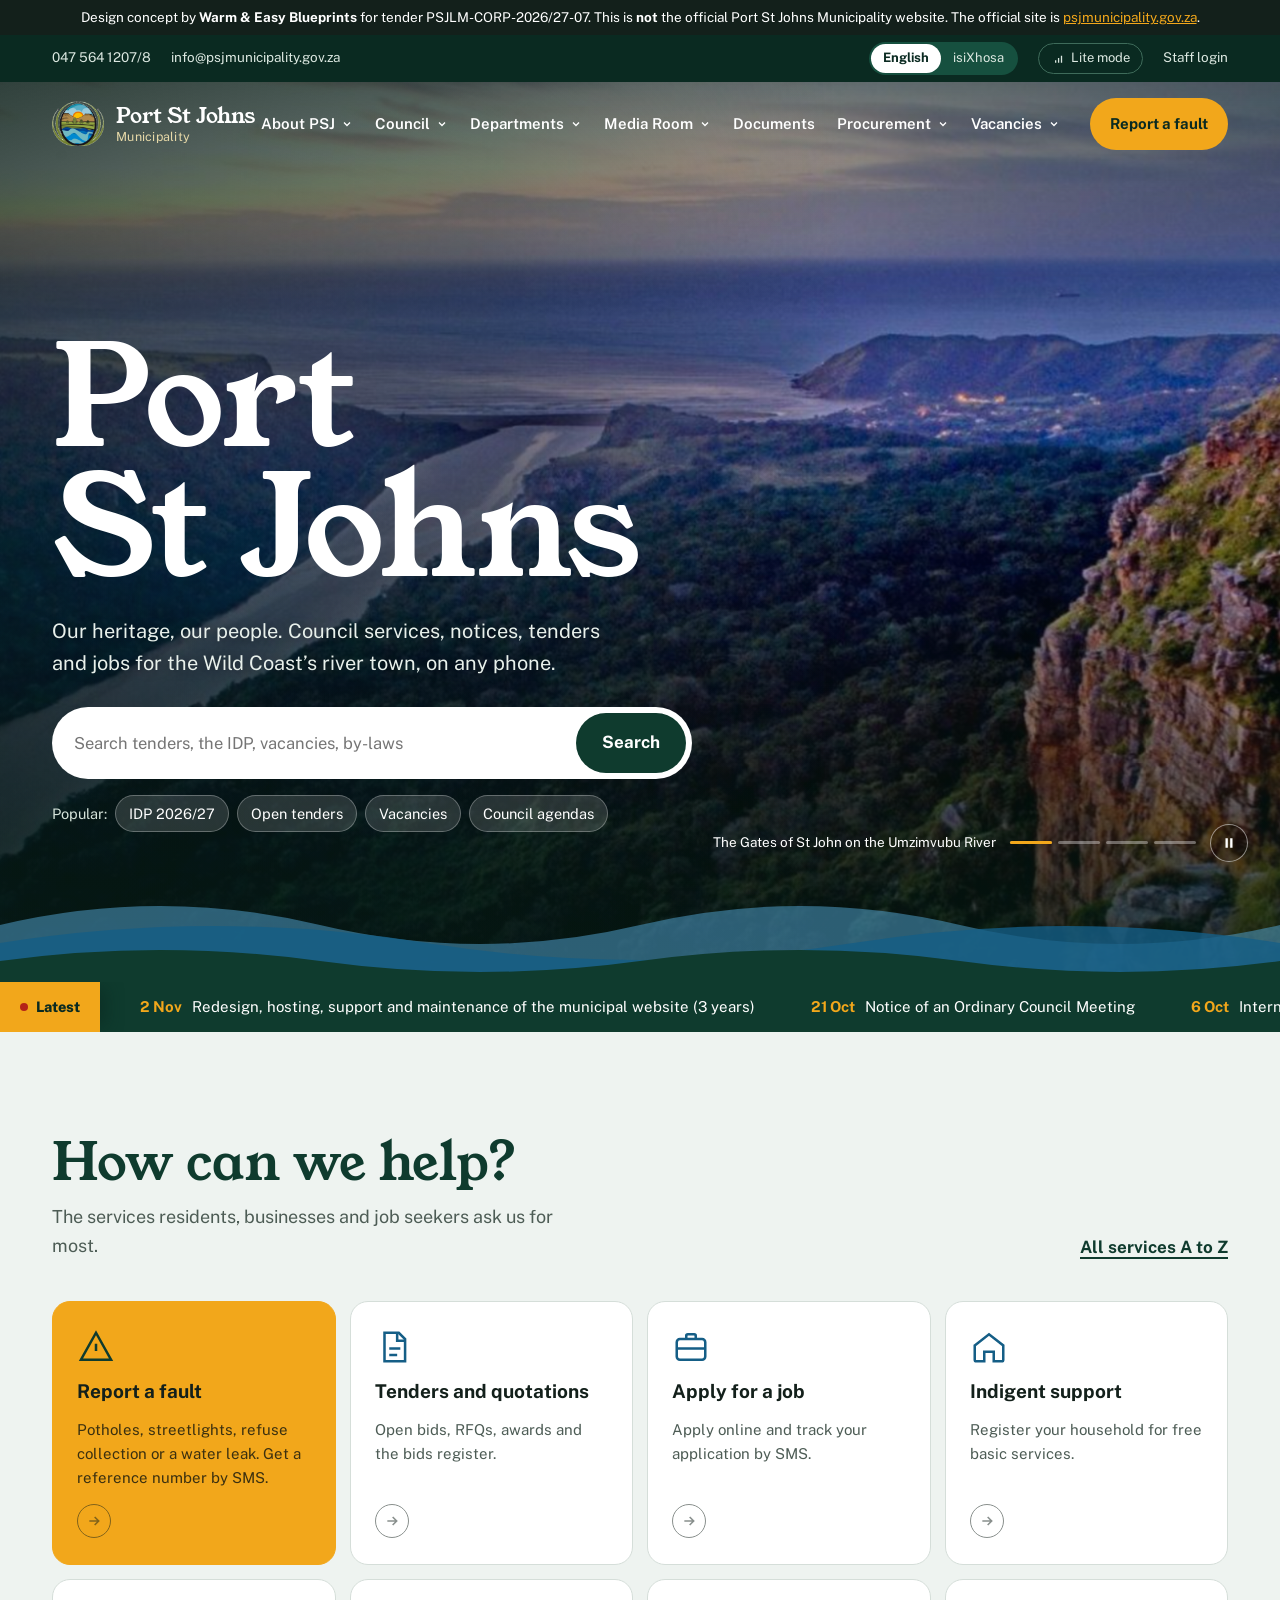
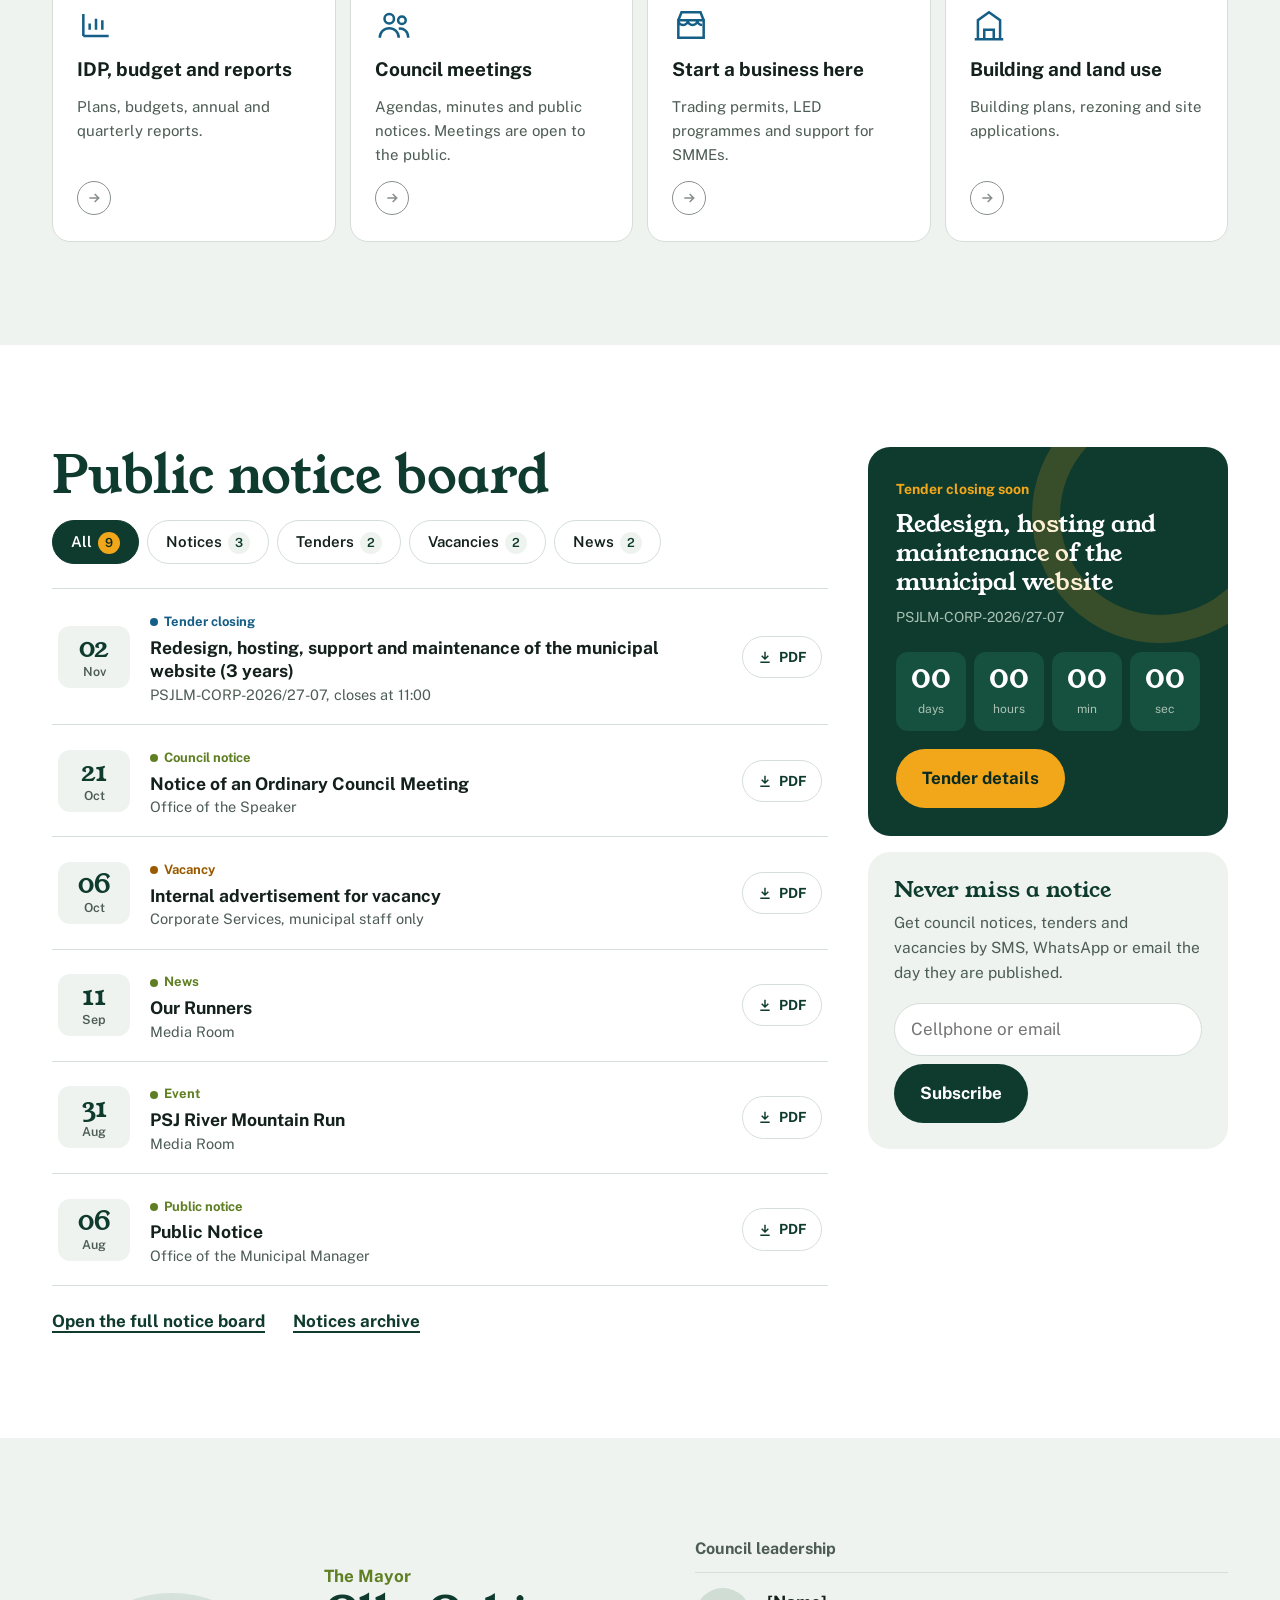
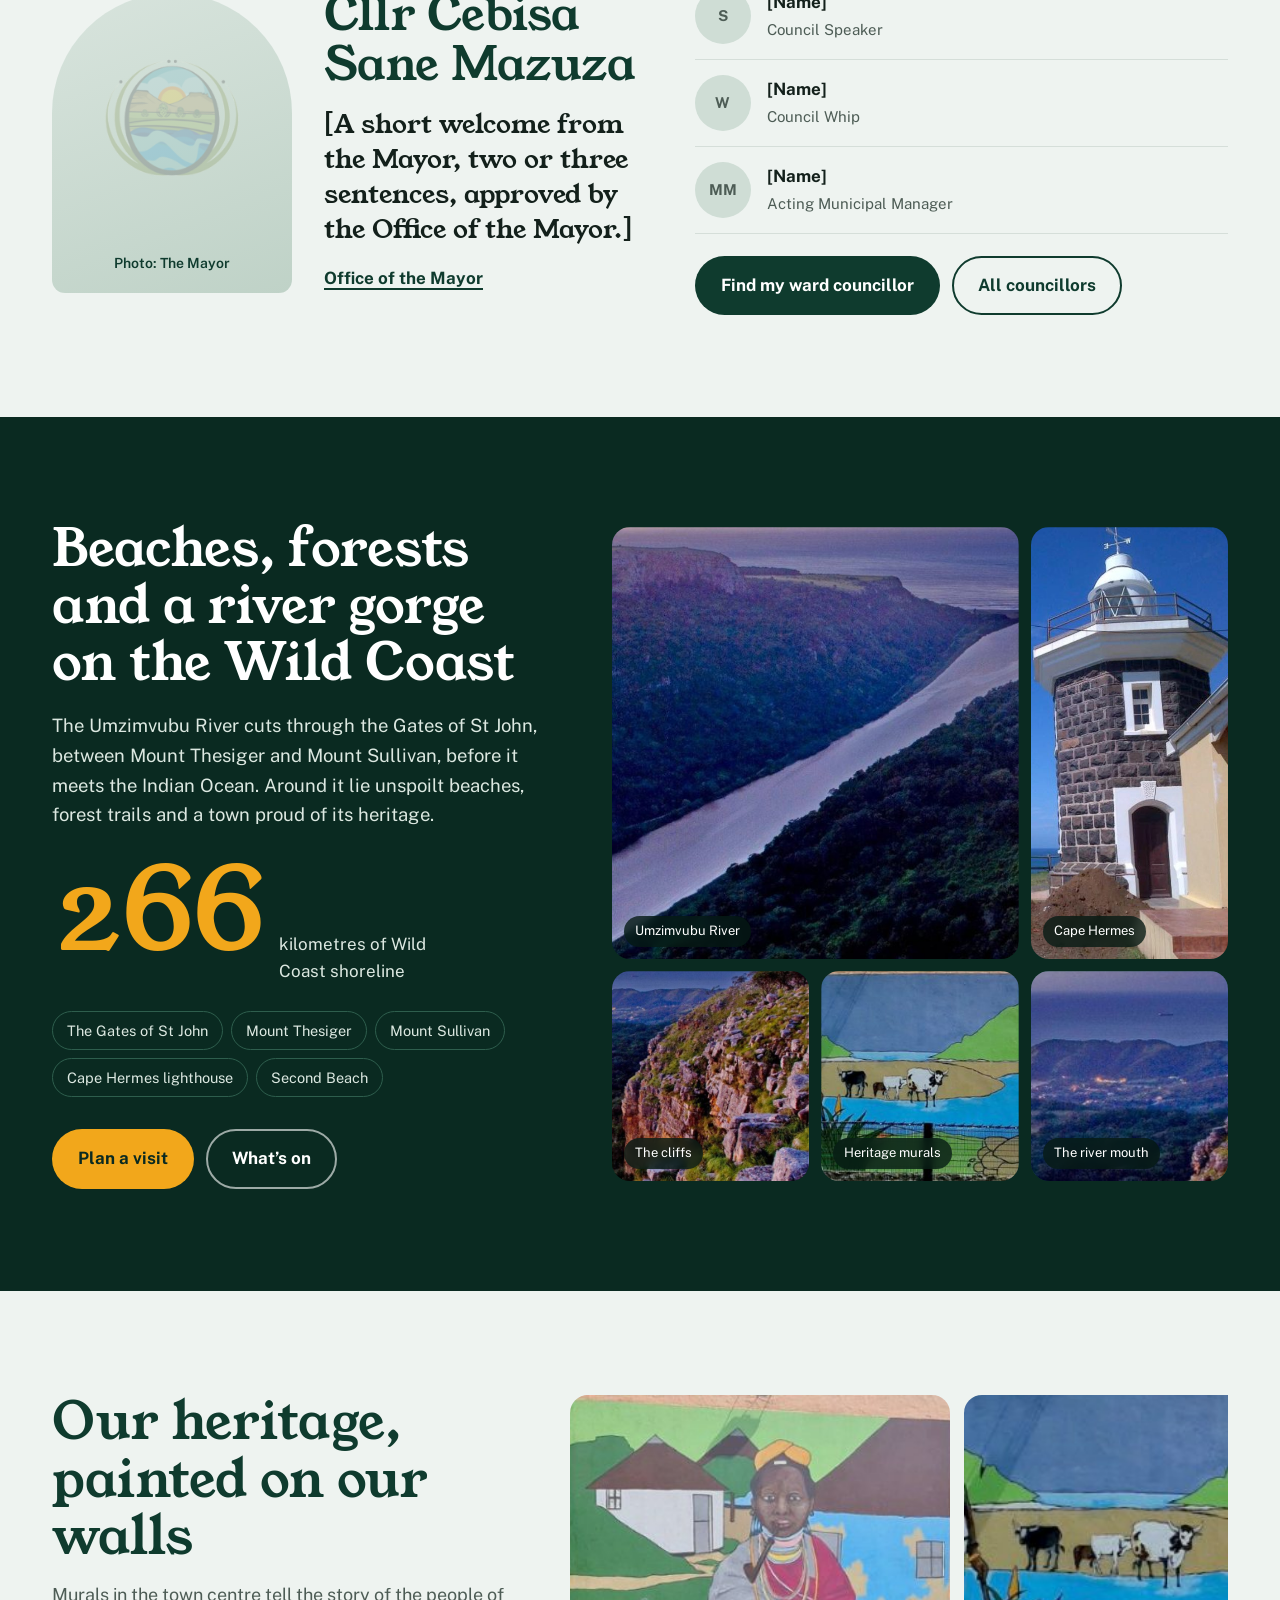
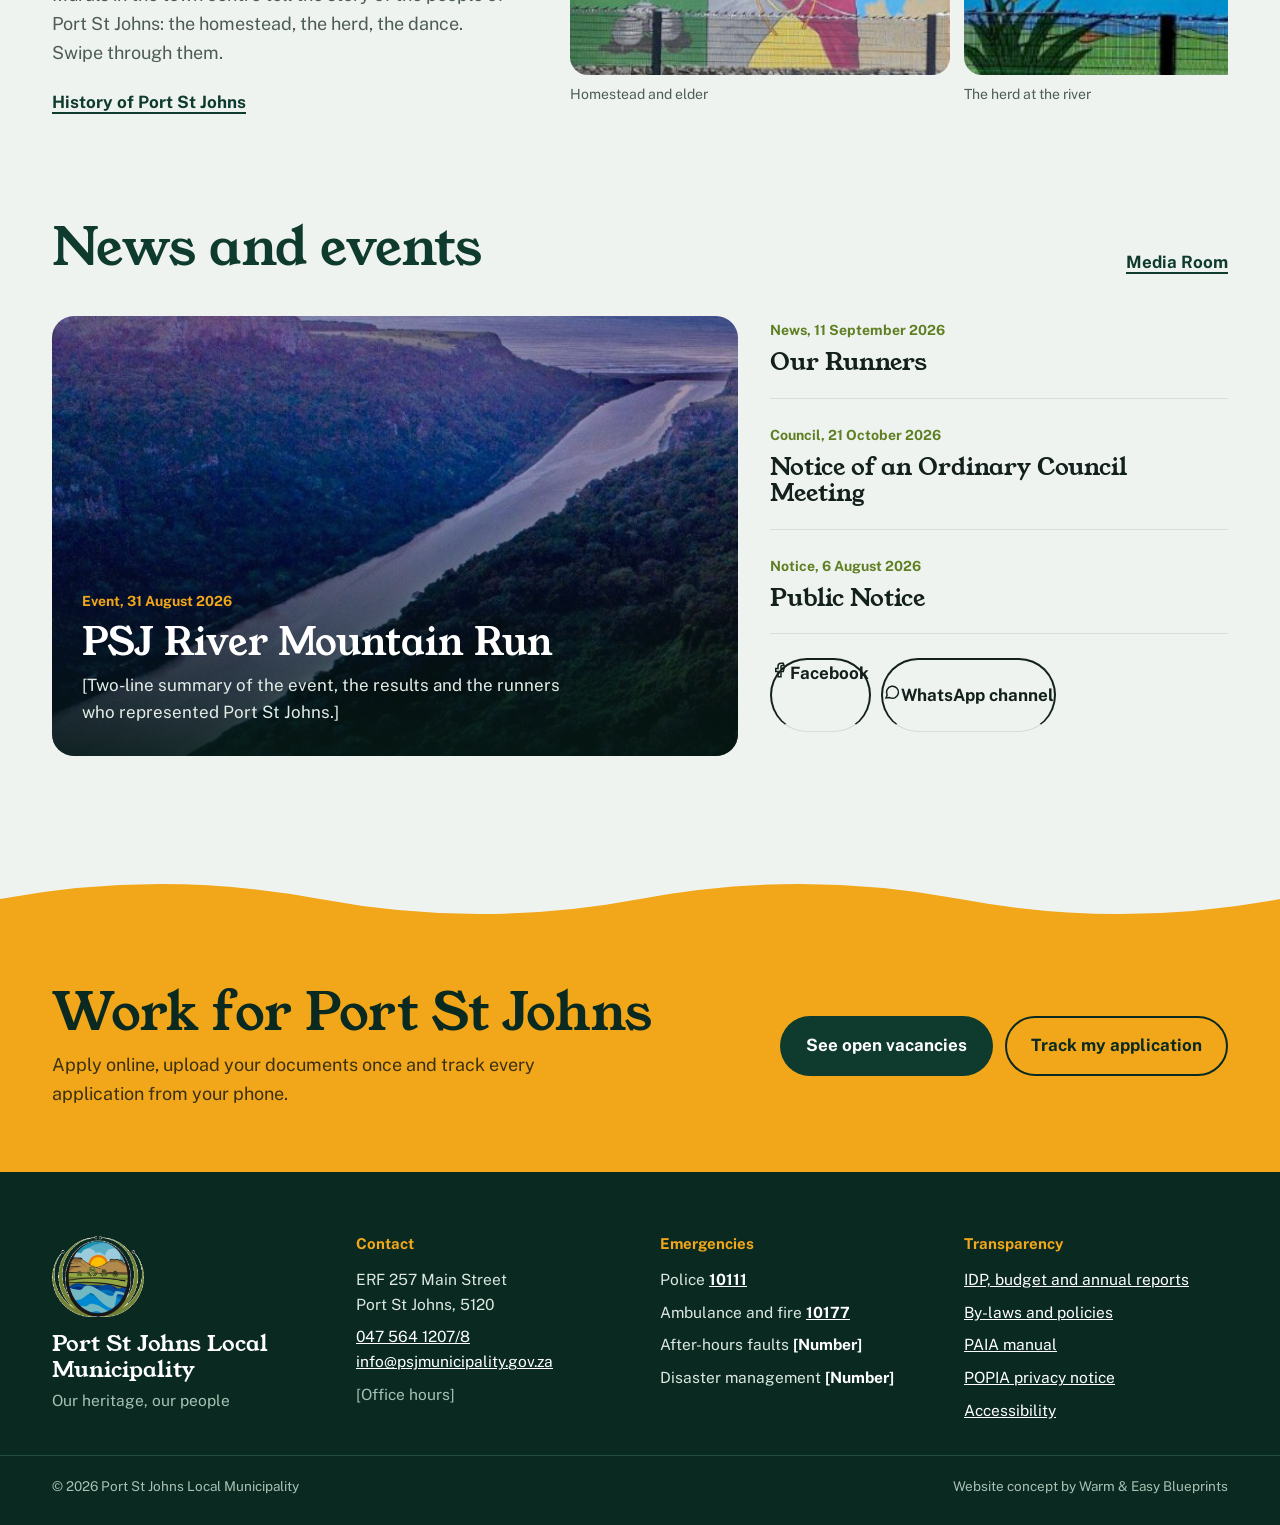
<file: index.html>
<!doctype html>
<html lang="en">
<head>
<meta charset="utf-8">
<meta name="viewport" content="width=device-width, initial-scale=1">
<meta name="robots" content="noindex, nofollow">
<title>Port St Johns Local Municipality · Website concept</title>
<meta name="description" content="Website redesign concept for Port St Johns Local Municipality by Warm &amp; Easy Blueprints. Not the official municipal website.">
<meta name="theme-color" content="#0A2A21">
<link rel="icon" href="assets/psj-emblem.png">
<link rel="preconnect" href="https://fonts.googleapis.com">
<link rel="preconnect" href="https://fonts.gstatic.com" crossorigin>
<link href="https://fonts.googleapis.com/css2?family=Public+Sans:wght@400;500;600;700;800&family=Young+Serif&display=swap" rel="stylesheet">
<link rel="stylesheet" href="assets/site.css">
<link rel="preload" as="image" href="assets/gorge-wide.jpg">
</head>
<body class="home">
<a class="sr" href="#main">Skip to content</a>

<div class="concept" role="note">Design concept by <strong>Warm &amp; Easy Blueprints</strong> for tender PSJLM-CORP-2026/27-07. This is <strong>not</strong> the official Port St Johns Municipality website. The official site is <a href="https://psjmunicipality.gov.za/">psjmunicipality.gov.za</a>.</div>

<div class="util">
  <div class="wrap">
    <div class="util-left">
      <a href="tel:0475641207">047 564 1207/8</a>
      <a href="mailto:info@psjmunicipality.gov.za">info@psjmunicipality.gov.za</a>
      <span class="weather" data-weather hidden><svg width="16" height="16" viewBox="0 0 24 24" fill="none" stroke="currentColor" stroke-width="2" aria-hidden="true"><circle cx="12" cy="12" r="4"/><path d="M12 2v2M12 20v2M4.9 4.9l1.4 1.4M17.7 17.7l1.4 1.4M2 12h2M20 12h2M4.9 19.1l1.4-1.4M17.7 6.3l1.4-1.4"/></svg><span data-wx-text></span></span>
    </div>
    <div class="util-right">
      <div class="seg" role="group" aria-label="Language"><button type="button" data-lang="en" aria-pressed="true">English</button><button type="button" data-lang="xh" aria-pressed="false">isiXhosa</button></div>
      <button type="button" class="chip-btn" data-lite aria-pressed="false"><svg width="14" height="14" viewBox="0 0 24 24" fill="none" stroke="currentColor" stroke-width="2.2" aria-hidden="true"><path d="M3 20h.01M8 20v-4M13 20v-8M18 20V8"/></svg>Lite mode</button>
      <a href="#">Staff login</a>
    </div>
  </div>
</div>

<header class="site-header">
  <div class="wrap hdr">
    <a class="brand" href="index.html" aria-label="Port St Johns Municipality, home">
      <img src="assets/psj-emblem.png" alt="" width="52" height="46">
      <span class="brand-name">Port St Johns<small>Municipality</small></span>
    </a>
    <nav class="nav" aria-label="Main">
      <div class="nav-item"><button class="nav-top" aria-expanded="false" aria-controls="m1">About PSJ<svg width="12" height="12" viewBox="0 0 24 24" fill="none" stroke="currentColor" stroke-width="2.6" aria-hidden="true"><path d="M6 9l6 6 6-6"/></svg></button>
        <div class="mega" id="m1"><a href="#">About us<span>Who we are and what we do</span></a><a href="#">History of Port St Johns<span>From the Gates of St John to today</span></a><a href="#">FAQs<span>Quick answers to common questions</span></a></div></div>
      <div class="nav-item"><button class="nav-top" aria-expanded="false" aria-controls="m2">Council<svg width="12" height="12" viewBox="0 0 24 24" fill="none" stroke="currentColor" stroke-width="2.6" aria-hidden="true"><path d="M6 9l6 6 6-6"/></svg></button>
        <div class="mega" id="m2" style="--cols:2"><a href="#">The Mayor<span>Cllr Cebisa Sane Mazuza</span></a><a href="#">Council Speaker<span>Office of the Speaker</span></a><a href="#">Council Whip<span>Office of the Whip</span></a><a href="#">Council members<span>Councillors and wards</span></a></div></div>
      <div class="nav-item"><button class="nav-top" aria-expanded="false" aria-controls="m3">Departments<svg width="12" height="12" viewBox="0 0 24 24" fill="none" stroke="currentColor" stroke-width="2.6" aria-hidden="true"><path d="M6 9l6 6 6-6"/></svg></button>
        <div class="mega" id="m3" style="--cols:2"><a href="#">Municipal Manager<span>Office of the Municipal Manager</span></a><a href="#">Budget &amp; Treasury<span>Finance, revenue and SCM</span></a><a href="#">Corporate Services<span>HR, ICT and administration</span></a><a href="#">Community Services and Public Safety<span>Social, health, safety and emergency</span></a><a href="#">Local Economic Development<span>Business, tourism and agriculture</span></a><a href="#">Engineering Services<span>Roads, infrastructure and projects</span></a></div></div>
      <div class="nav-item"><button class="nav-top" aria-expanded="false" aria-controls="m4">Media Room<svg width="12" height="12" viewBox="0 0 24 24" fill="none" stroke="currentColor" stroke-width="2.6" aria-hidden="true"><path d="M6 9l6 6 6-6"/></svg></button>
        <div class="mega" id="m4"><a href="#news">News</a><a href="#board">Notices</a><a href="#news">Events</a><a href="#visit">Gallery</a></div></div>
      <div class="nav-item"><a class="nav-top" href="#">Documents</a></div>
      <div class="nav-item"><button class="nav-top" aria-expanded="false" aria-controls="m6">Procurement<svg width="12" height="12" viewBox="0 0 24 24" fill="none" stroke="currentColor" stroke-width="2.6" aria-hidden="true"><path d="M6 9l6 6 6-6"/></svg></button>
        <div class="mega" id="m6" style="--cols:2"><a href="tenders.html">Tender adverts</a><a href="tenders.html">Requests for quotation</a><a href="tenders.html">Intent to award</a><a href="tenders.html">Awarded tenders</a><a href="tenders.html">Bids register</a><a href="tenders.html">SCM notices</a><a href="tenders.html">Archived tenders</a></div></div>
      <div class="nav-item"><button class="nav-top" aria-expanded="false" aria-controls="m7">Vacancies<svg width="12" height="12" viewBox="0 0 24 24" fill="none" stroke="currentColor" stroke-width="2.6" aria-hidden="true"><path d="M6 9l6 6 6-6"/></svg></button>
        <div class="mega" id="m7"><a href="vacancies.html">Open vacancies<span>Apply online</span></a><a href="vacancies.html#track">Track my application</a><a href="vacancies.html">Closed vacancies</a><a href="vacancies.html">Paper application form</a></div></div>
    </nav>
    <div class="hdr-actions">
      <a class="btn btn-sun" href="#">Report a fault</a>
      <button type="button" class="icon-btn menu-btn" aria-label="Open menu"><svg width="22" height="22" viewBox="0 0 24 24" fill="none" stroke="currentColor" stroke-width="2.2" aria-hidden="true"><path d="M4 7h16M4 12h16M4 17h16"/></svg></button>
    </div>
  </div>
</header>

<div class="mnav" role="dialog" aria-modal="true" aria-label="Menu">
  <div class="mnav-top"><span class="brand" style="color:#fff"><img src="assets/psj-emblem.png" alt="" width="44" height="39"><span class="brand-name">Port St Johns<small style="color:#E7D9A8">Municipality</small></span></span><button type="button" class="icon-btn mnav-close" aria-label="Close menu" style="background:transparent;color:#fff;border-color:#3E6B5A"><svg width="22" height="22" viewBox="0 0 24 24" fill="none" stroke="currentColor" stroke-width="2.2" aria-hidden="true"><path d="M6 6l12 12M18 6L6 18"/></svg></button></div>
  <details><summary>About PSJ<svg width="20" height="20" viewBox="0 0 24 24" fill="none" stroke="currentColor" stroke-width="2" aria-hidden="true"><path d="M12 5v14M5 12h14"/></svg></summary><div><a href="#">About us</a><a href="#">History of Port St Johns</a><a href="#">FAQs</a></div></details>
  <details><summary>Council<svg width="20" height="20" viewBox="0 0 24 24" fill="none" stroke="currentColor" stroke-width="2" aria-hidden="true"><path d="M12 5v14M5 12h14"/></svg></summary><div><a href="#">The Mayor</a><a href="#">Council Speaker</a><a href="#">Council Whip</a><a href="#">Council members</a></div></details>
  <details><summary>Departments<svg width="20" height="20" viewBox="0 0 24 24" fill="none" stroke="currentColor" stroke-width="2" aria-hidden="true"><path d="M12 5v14M5 12h14"/></svg></summary><div><a href="#">Municipal Manager</a><a href="#">Budget &amp; Treasury</a><a href="#">Corporate Services</a><a href="#">Community Services and Public Safety</a><a href="#">Local Economic Development</a><a href="#">Engineering Services</a></div></details>
  <details><summary>Media Room<svg width="20" height="20" viewBox="0 0 24 24" fill="none" stroke="currentColor" stroke-width="2" aria-hidden="true"><path d="M12 5v14M5 12h14"/></svg></summary><div><a href="#news">News</a><a href="#board">Notices</a><a href="#news">Events</a><a href="#visit">Gallery</a></div></details>
  <details><summary>Procurement<svg width="20" height="20" viewBox="0 0 24 24" fill="none" stroke="currentColor" stroke-width="2" aria-hidden="true"><path d="M12 5v14M5 12h14"/></svg></summary><div><a href="tenders.html">Tender adverts</a><a href="tenders.html">Requests for quotation</a><a href="tenders.html">Awarded tenders</a><a href="tenders.html">Bids register</a><a href="tenders.html">SCM notices</a></div></details>
  <details><summary>Vacancies<svg width="20" height="20" viewBox="0 0 24 24" fill="none" stroke="currentColor" stroke-width="2" aria-hidden="true"><path d="M12 5v14M5 12h14"/></svg></summary><div><a href="vacancies.html">Open vacancies</a><a href="vacancies.html#track">Track my application</a></div></details>
  <a class="btn btn-sun" href="#">Report a fault</a>
</div>

<main id="main">
<section class="hero" aria-label="Welcome">
  <div class="slides">
    <div class="slide active" data-caption="The Gates of St John on the Umzimvubu River"><img src="assets/gorge-wide.jpg" alt="The Umzimvubu River flowing through the Gates of St John gorge to the sea at dusk"></div>
    <div class="slide" data-caption="Heritage murals in the town centre"><img src="assets/murals-wide.jpg" alt="Colourful heritage murals on municipal buildings in Port St Johns" loading="lazy"></div>
    <div class="slide" data-caption="Cape Hermes lighthouse"><img src="assets/lighthouse.jpg" alt="The stone Cape Hermes lighthouse above the Indian Ocean" loading="lazy" style="object-position:center 35%"></div>
    <div class="slide" data-caption="Where the river meets the Indian Ocean"><img src="assets/gorge-coast.jpg" alt="The river mouth and town lights at dusk" loading="lazy"></div>
  </div>

  <div class="wrap hero-inner">
    <h1><span class="ln"><span>Port</span></span><span class="ln"><span>St Johns</span></span></h1>
    <p class="hero-sub">Our heritage, our people. Council services, notices, tenders and jobs for the Wild Coast’s river town, on any phone.</p>
    <form class="hero-search" role="search" data-search>
      <label class="sr" for="q">Search the website</label>
      <div class="search-row">
        <input id="q" type="search" autocomplete="off" placeholder="Search tenders, the IDP, vacancies, by-laws" aria-controls="suggest" aria-expanded="false" aria-autocomplete="list">
        <button class="btn btn-forest" type="submit">Search</button>
      </div>
      <ul class="suggest" id="suggest" role="listbox" hidden></ul>
      <div class="popular"><span>Popular:</span><a href="#">IDP 2026/27</a><a href="tenders.html">Open tenders</a><a href="vacancies.html">Vacancies</a><a href="#">Council agendas</a></div>
    </form>
  </div>

  <div class="hero-meta">
    <span class="slide-caption" aria-live="polite"></span>
    <div class="bars"><button type="button" aria-label="Show slide 1"><i></i></button><button type="button" aria-label="Show slide 2"><i></i></button><button type="button" aria-label="Show slide 3"><i></i></button><button type="button" aria-label="Show slide 4"><i></i></button></div>
    <button type="button" class="pause" aria-label="Pause slideshow"><svg width="14" height="14" viewBox="0 0 24 24" fill="currentColor" aria-hidden="true"><path d="M6 4h4v16H6zM14 4h4v16h-4z"/></svg></button>
  </div>

  <div class="waves" aria-hidden="true">
    <svg class="w1" viewBox="0 0 2880 110" preserveAspectRatio="none"><path fill="#4E9CC6" d="M0 52 Q180 14 360 52 T720 52 T1080 52 T1440 52 T1800 52 T2160 52 T2520 52 T2880 52 V110 H0Z"/></svg>
    <svg class="w2" viewBox="0 0 2880 110" preserveAspectRatio="none"><path fill="#155E86" d="M0 70 Q240 36 480 70 T960 70 T1440 70 T1920 70 T2400 70 T2880 70 V110 H0Z"/></svg>
    <svg class="w3" viewBox="0 0 2880 110" preserveAspectRatio="none"><path fill="#0F3B2E" d="M0 88 Q180 66 360 88 T720 88 T1080 88 T1440 88 T1800 88 T2160 88 T2520 88 T2880 88 V110 H0Z"/></svg>
  </div>
</section>

<div class="ticker" aria-label="Latest notices">
  <span class="ticker-label"><span class="dot" aria-hidden="true"></span>Latest</span>
  <div class="ticker-track"></div>
</div>

<section class="section" aria-labelledby="help-h">
  <div class="wrap">
    <div class="section-head">
      <div><h2 id="help-h">How can we help?</h2><p>The services residents, businesses and job seekers ask us for most.</p></div>
      <a class="link" href="#">All services A to Z</a>
    </div>
    <div class="services">
      <a class="svc feature" href="#"><svg class="ic" viewBox="0 0 24 24" fill="none" stroke="currentColor" stroke-width="1.6" aria-hidden="true"><path d="M12 3l9.5 17h-19z"/><path d="M12 10v4.5M12 17.2h.01"/></svg><strong>Report a fault</strong><span>Potholes, streetlights, refuse collection or a water leak. Get a reference number by SMS.</span><i class="go" aria-hidden="true"><svg width="16" height="16" viewBox="0 0 24 24" fill="none" stroke="currentColor" stroke-width="2.4"><path d="M5 12h14M13 6l6 6-6 6"/></svg></i></a>
      <a class="svc" href="tenders.html"><svg class="ic" viewBox="0 0 24 24" fill="none" stroke="currentColor" stroke-width="1.6" aria-hidden="true"><path d="M6 3h9l4 4v14H6z"/><path d="M14 3v5h5M9 13h7M9 17h5"/></svg><strong>Tenders and quotations</strong><span>Open bids, RFQs, awards and the bids register.</span><i class="go" aria-hidden="true"><svg width="16" height="16" viewBox="0 0 24 24" fill="none" stroke="currentColor" stroke-width="2.4"><path d="M5 12h14M13 6l6 6-6 6"/></svg></i></a>
      <a class="svc" href="vacancies.html"><svg class="ic" viewBox="0 0 24 24" fill="none" stroke="currentColor" stroke-width="1.6" aria-hidden="true"><rect x="3" y="7" width="18" height="13" rx="2"/><path d="M9 7V5a1 1 0 0 1 1-1h4a1 1 0 0 1 1 1v2M3 13h18"/></svg><strong>Apply for a job</strong><span>Apply online and track your application by SMS.</span><i class="go" aria-hidden="true"><svg width="16" height="16" viewBox="0 0 24 24" fill="none" stroke="currentColor" stroke-width="2.4"><path d="M5 12h14M13 6l6 6-6 6"/></svg></i></a>
      <a class="svc" href="#"><svg class="ic" viewBox="0 0 24 24" fill="none" stroke="currentColor" stroke-width="1.6" aria-hidden="true"><path d="M3 11l9-7 9 7v9a1 1 0 0 1-1 1h-5v-6h-6v6H4a1 1 0 0 1-1-1z"/></svg><strong>Indigent support</strong><span>Register your household for free basic services.</span><i class="go" aria-hidden="true"><svg width="16" height="16" viewBox="0 0 24 24" fill="none" stroke="currentColor" stroke-width="2.4"><path d="M5 12h14M13 6l6 6-6 6"/></svg></i></a>
      <a class="svc" href="#"><svg class="ic" viewBox="0 0 24 24" fill="none" stroke="currentColor" stroke-width="1.6" aria-hidden="true"><path d="M4 19V5M4 19h16M8 15v-4M12 15V8M16 15v-6"/></svg><strong>IDP, budget and reports</strong><span>Plans, budgets, annual and quarterly reports.</span><i class="go" aria-hidden="true"><svg width="16" height="16" viewBox="0 0 24 24" fill="none" stroke="currentColor" stroke-width="2.4"><path d="M5 12h14M13 6l6 6-6 6"/></svg></i></a>
      <a class="svc" href="#"><svg class="ic" viewBox="0 0 24 24" fill="none" stroke="currentColor" stroke-width="1.6" aria-hidden="true"><circle cx="9" cy="8" r="3"/><circle cx="17" cy="9" r="2.4"/><path d="M3 20c0-3.3 2.7-6 6-6s6 2.7 6 6M15 14.3c3.3-.4 6 1.9 6 5.7"/></svg><strong>Council meetings</strong><span>Agendas, minutes and public notices. Meetings are open to the public.</span><i class="go" aria-hidden="true"><svg width="16" height="16" viewBox="0 0 24 24" fill="none" stroke="currentColor" stroke-width="2.4"><path d="M5 12h14M13 6l6 6-6 6"/></svg></i></a>
      <a class="svc" href="#"><svg class="ic" viewBox="0 0 24 24" fill="none" stroke="currentColor" stroke-width="1.6" aria-hidden="true"><path d="M4 9l2-5h12l2 5M4 9h16v11H4zM4 9c0 1.7 1.3 3 3 3s3-1.3 3-3c0 1.7 1.3 3 3 3s3-1.3 3-3c0 1.7 1.3 3 3 3"/></svg><strong>Start a business here</strong><span>Trading permits, LED programmes and support for SMMEs.</span><i class="go" aria-hidden="true"><svg width="16" height="16" viewBox="0 0 24 24" fill="none" stroke="currentColor" stroke-width="2.4"><path d="M5 12h14M13 6l6 6-6 6"/></svg></i></a>
      <a class="svc" href="#"><svg class="ic" viewBox="0 0 24 24" fill="none" stroke="currentColor" stroke-width="1.6" aria-hidden="true"><path d="M3 21h18M5 21V9l7-5 7 5v12M9 21v-6h6v6"/></svg><strong>Building and land use</strong><span>Building plans, rezoning and site applications.</span><i class="go" aria-hidden="true"><svg width="16" height="16" viewBox="0 0 24 24" fill="none" stroke="currentColor" stroke-width="2.4"><path d="M5 12h14M13 6l6 6-6 6"/></svg></i></a>
    </div>
  </div>
</section>

<section class="section board" id="board" aria-labelledby="board-h">
  <div class="wrap board-grid">
    <div>
      <div class="section-head" style="margin-bottom:24px">
        <h2 id="board-h">Public notice board</h2>
        <div class="tabs" role="tablist" aria-label="Filter notices">
          <button class="tab" role="tab" aria-selected="true" data-filter="all">All<span class="n"></span></button>
          <button class="tab" role="tab" aria-selected="false" data-filter="notice">Notices<span class="n"></span></button>
          <button class="tab" role="tab" aria-selected="false" data-filter="tender">Tenders<span class="n"></span></button>
          <button class="tab" role="tab" aria-selected="false" data-filter="vacancy">Vacancies<span class="n"></span></button>
          <button class="tab" role="tab" aria-selected="false" data-filter="news">News<span class="n"></span></button>
        </div>
      </div>
      <ul class="notices" data-notices aria-live="polite"></ul>
      <div style="display:flex;flex-wrap:wrap;gap:12px 28px;margin-top:22px"><a class="link" href="tenders.html">Open the full notice board</a><a class="link" href="#">Notices archive</a></div>
    </div>
    <aside>
      <div class="countdown-card" data-countdown="2026-11-02T11:00:00+02:00">
        <span class="lbl">Tender closing soon</span>
        <h3>Redesign, hosting and maintenance of the municipal website</h3>
        <span class="ref">PSJLM-CORP-2026/27-07</span>
        <div class="cd" aria-label="Time left until closing">
          <div><b data-d>00</b><span>days</span></div><div><b data-h>00</b><span>hours</span></div><div><b data-m>00</b><span>min</span></div><div><b data-s>00</b><span>sec</span></div>
        </div>
        <a class="btn btn-sun" href="tenders.html">Tender details</a>
      </div>
      <div class="side-card">
        <h3>Never miss a notice</h3>
        <p>Get council notices, tenders and vacancies by SMS, WhatsApp or email the day they are published.</p>
        <form class="subscribe" data-subscribe><label class="sr" for="sub">Cellphone or email</label><input id="sub" type="text" placeholder="Cellphone or email"><button class="btn btn-forest" type="submit">Subscribe</button></form>
      </div>
    </aside>
  </div>
</section>

<section class="section" aria-labelledby="lead-h">
  <div class="wrap lead-grid">
    <div class="mayor reveal">
      <div class="portrait"><img src="assets/psj-emblem.png" alt=""><span>Photo: The Mayor</span></div>
      <div>
        <span class="role">The Mayor</span>
        <h2 id="lead-h" style="font-size:clamp(32px,3.6vw,46px)">Cllr Cebisa Sane Mazuza</h2>
        <blockquote>[A short welcome from the Mayor, two or three sentences, approved by the Office of the Mayor.]</blockquote>
        <a class="link" href="#">Office of the Mayor</a>
      </div>
    </div>
    <div class="reveal">
      <h3 style="font-family:var(--body);font-weight:700;font-size:16px;color:var(--muted);margin-bottom:14px">Council leadership</h3>
      <ul class="people">
        <li><span class="avatar" aria-hidden="true">S</span><div><b>[Name]</b><span>Council Speaker</span></div></li>
        <li><span class="avatar" aria-hidden="true">W</span><div><b>[Name]</b><span>Council Whip</span></div></li>
        <li><span class="avatar" aria-hidden="true">MM</span><div><b>[Name]</b><span>Acting Municipal Manager</span></div></li>
      </ul>
      <div style="display:flex;flex-wrap:wrap;gap:12px"><a class="btn btn-forest" href="#">Find my ward councillor</a><a class="btn btn-line" href="#">All councillors</a></div>
    </div>
  </div>
</section>

<section class="section visit" id="visit" aria-labelledby="visit-h">
  <div class="wrap visit-grid">
    <div>
      <h2 id="visit-h">Beaches, forests and a river gorge on the Wild Coast</h2>
      <p class="lede">The Umzimvubu River cuts through the Gates of St John, between Mount Thesiger and Mount Sullivan, before it meets the Indian Ocean. Around it lie unspoilt beaches, forest trails and a town proud of its heritage.</p>
      <div class="stat"><b data-count="270">270</b><span>kilometres of Wild Coast shoreline</span></div>
      <ul class="places" aria-label="Places to see"><li>The Gates of St John</li><li>Mount Thesiger</li><li>Mount Sullivan</li><li>Cape Hermes lighthouse</li><li>Second Beach</li></ul>
      <div style="display:flex;flex-wrap:wrap;gap:12px"><a class="btn btn-sun" href="#">Plan a visit</a><a class="btn btn-line-light" href="#news">What’s on</a></div>
    </div>
    <div class="mosaic">
      <figure class="tile t1 wipe"><img src="assets/gorge-river.jpg" alt="The Umzimvubu River winding through forest" loading="lazy"><figcaption>Umzimvubu River</figcaption></figure>
      <figure class="tile t2 wipe"><img src="assets/lighthouse-tower.jpg" alt="Cape Hermes lighthouse tower" loading="lazy"><figcaption>Cape Hermes</figcaption></figure>
      <figure class="tile t3 wipe"><img src="assets/gorge-cliffs.jpg" alt="Sandstone cliffs above the gorge" loading="lazy"><figcaption>The cliffs</figcaption></figure>
      <figure class="tile t4 wipe"><img src="assets/mural-cattle.jpg" alt="Mural of cattle at a river" loading="lazy"><figcaption>Heritage murals</figcaption></figure>
      <figure class="tile t5 wipe"><img src="assets/gorge-coast.jpg" alt="Town lights at the river mouth" loading="lazy" style="object-position:70% center"><figcaption>The river mouth</figcaption></figure>
    </div>
  </div>
</section>

<section class="section" aria-labelledby="her-h">
  <div class="wrap heritage">
    <div class="reveal">
      <h2 id="her-h">Our heritage, painted on our walls</h2>
      <p style="color:var(--muted);font-size:18px;margin:16px 0 22px;max-width:460px">Murals in the town centre tell the story of the people of Port St Johns: the homestead, the herd, the dance. Swipe through them.</p>
      <a class="link" href="#">History of Port St Johns</a>
    </div>
    <div class="murals" tabindex="0" aria-label="Mural gallery, scroll sideways">
      <figure><img src="assets/mural-woman.jpg" alt="Mural of a Xhosa woman with a pipe beside a homestead" loading="lazy"><figcaption>Homestead and elder</figcaption></figure>
      <figure><img src="assets/mural-cattle.jpg" alt="Mural of cattle at the river" loading="lazy"><figcaption>The herd at the river</figcaption></figure>
      <figure><img src="assets/murals-wide.jpg" alt="Row of murals on municipal buildings" loading="lazy"><figcaption>The mural walk, town centre</figcaption></figure>
    </div>
  </div>
</section>

<section class="section" id="news" aria-labelledby="news-h" style="padding-top:0">
  <div class="wrap">
    <div class="section-head"><h2 id="news-h">News and events</h2><a class="link" href="#">Media Room</a></div>
    <div class="news-grid">
      <a class="story" href="#"><img src="assets/gorge-river.jpg" alt="Mountain and river landscape on the PSJ River Mountain Run route" loading="lazy"><div><span class="when">Event, 31 August 2026</span><h3>PSJ River Mountain Run</h3><p>[Two-line summary of the event, the results and the runners who represented Port St Johns.]</p></div></a>
      <div class="news-list">
        <a href="#"><span class="when">News, 11 September 2026</span><h3>Our Runners</h3></a>
        <a href="#board"><span class="when">Council, 21 October 2026</span><h3>Notice of an Ordinary Council Meeting</h3></a>
        <a href="#board"><span class="when">Notice, 6 August 2026</span><h3>Public Notice</h3></a>
        <div class="social">
          <a class="btn btn-line" href="#"><svg width="18" height="18" viewBox="0 0 24 24" fill="none" stroke="currentColor" stroke-width="2" aria-hidden="true"><path d="M15 3h-3a4 4 0 0 0-4 4v3H5v4h3v7h4v-7h3l1-4h-4V7a1 1 0 0 1 1-1h3z"/></svg>Facebook</a>
          <a class="btn btn-line" href="#"><svg width="18" height="18" viewBox="0 0 24 24" fill="none" stroke="currentColor" stroke-width="2" aria-hidden="true"><path d="M4 20l1.5-4A8 8 0 1 1 9 19.5z"/></svg>WhatsApp channel</a>
        </div>
      </div>
    </div>
  </div>
</section>

<section class="jobs" aria-labelledby="jobs-h">
  <div class="wave-top" aria-hidden="true" style="background:var(--mist)"><svg viewBox="0 0 2880 70" preserveAspectRatio="none"><path fill="#F2A71B" d="M0 40 Q180 10 360 40 T720 40 T1080 40 T1440 40 T1800 40 T2160 40 T2520 40 T2880 40 V70 H0Z"/></svg></div>
  <div class="wrap">
    <div><h2 id="jobs-h">Work for Port St Johns</h2><p>Apply online, upload your documents once and track every application from your phone.</p></div>
    <div style="display:flex;flex-wrap:wrap;gap:12px"><a class="btn btn-forest" href="vacancies.html">See open vacancies</a><a class="btn btn-line" href="vacancies.html#track">Track my application</a></div>
  </div>
</section>
</main>

<footer class="footer" id="contact">
  <div class="wrap">
    <div><img class="crest" src="assets/psj-emblem.png" alt="Port St Johns Municipality crest"><p class="name">Port St Johns Local Municipality</p><p style="color:var(--on-dark-muted);margin-top:4px">Our heritage, our people</p></div>
    <div><h2>Contact</h2><p>ERF 257 Main Street<br>Port St Johns, 5120</p><p style="margin-top:8px"><a href="tel:0475641207">047 564 1207/8</a><br><a href="mailto:info@psjmunicipality.gov.za">info@psjmunicipality.gov.za</a></p><p style="margin-top:8px;color:var(--on-dark-muted)">[Office hours]</p></div>
    <div><h2>Emergencies</h2><ul><li>Police <a href="tel:10111"><b>10111</b></a></li><li>Ambulance and fire <a href="tel:10177"><b>10177</b></a></li><li>After-hours faults <b style="color:#fff">[Number]</b></li><li>Disaster management <b style="color:#fff">[Number]</b></li></ul></div>
    <div><h2>Transparency</h2><ul><li><a href="#">IDP, budget and annual reports</a></li><li><a href="#">By-laws and policies</a></li><li><a href="#">PAIA manual</a></li><li><a href="#">POPIA privacy notice</a></li><li><a href="#">Accessibility</a></li></ul></div>
  </div>
  <div class="footer-base"><div class="wrap"><span>© 2026 Port St Johns Local Municipality</span><span>Website concept by Warm &amp; Easy Blueprints</span></div></div>
</footer>

<button type="button" class="to-top" aria-label="Back to top"><svg width="20" height="20" viewBox="0 0 24 24" fill="none" stroke="currentColor" stroke-width="2.4" aria-hidden="true"><path d="M12 19V5M6 11l6-6 6 6"/></svg></button>
<script src="assets/site.js"></script>
</body>
</html>
</file>
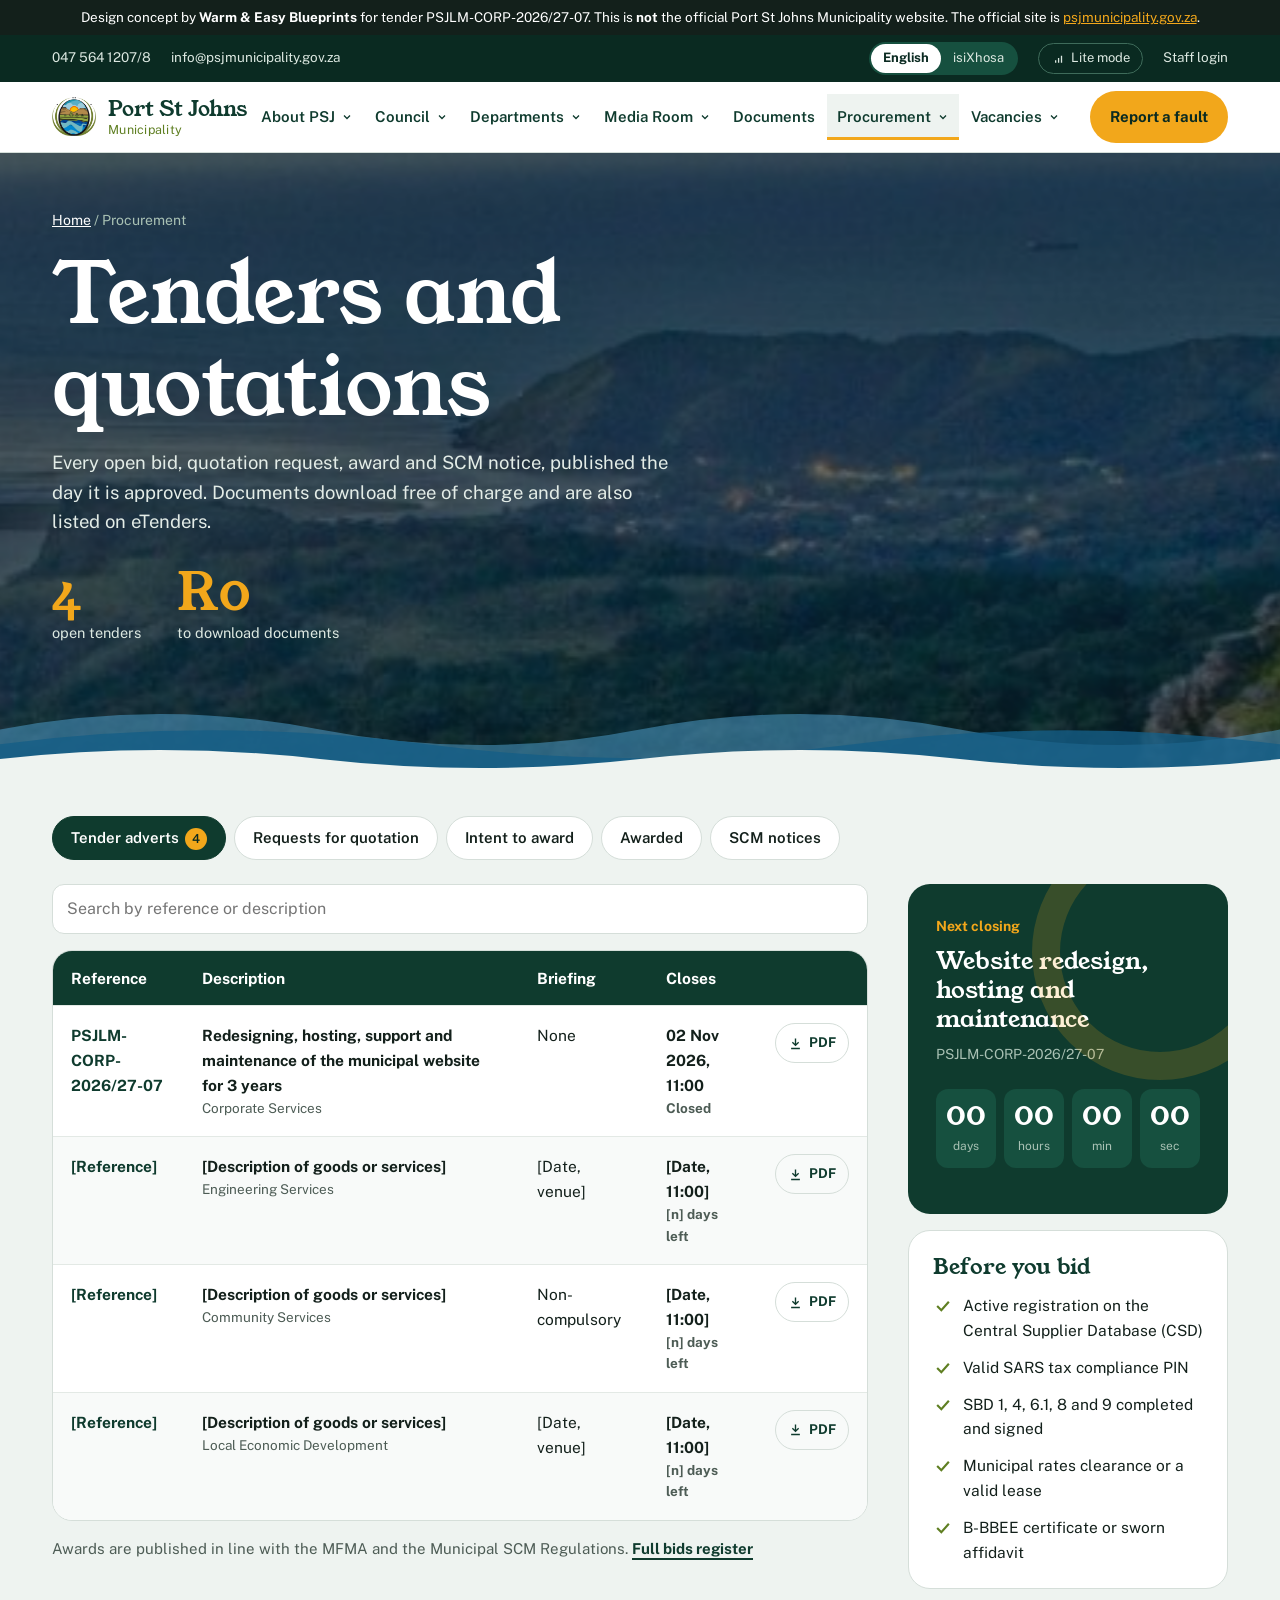
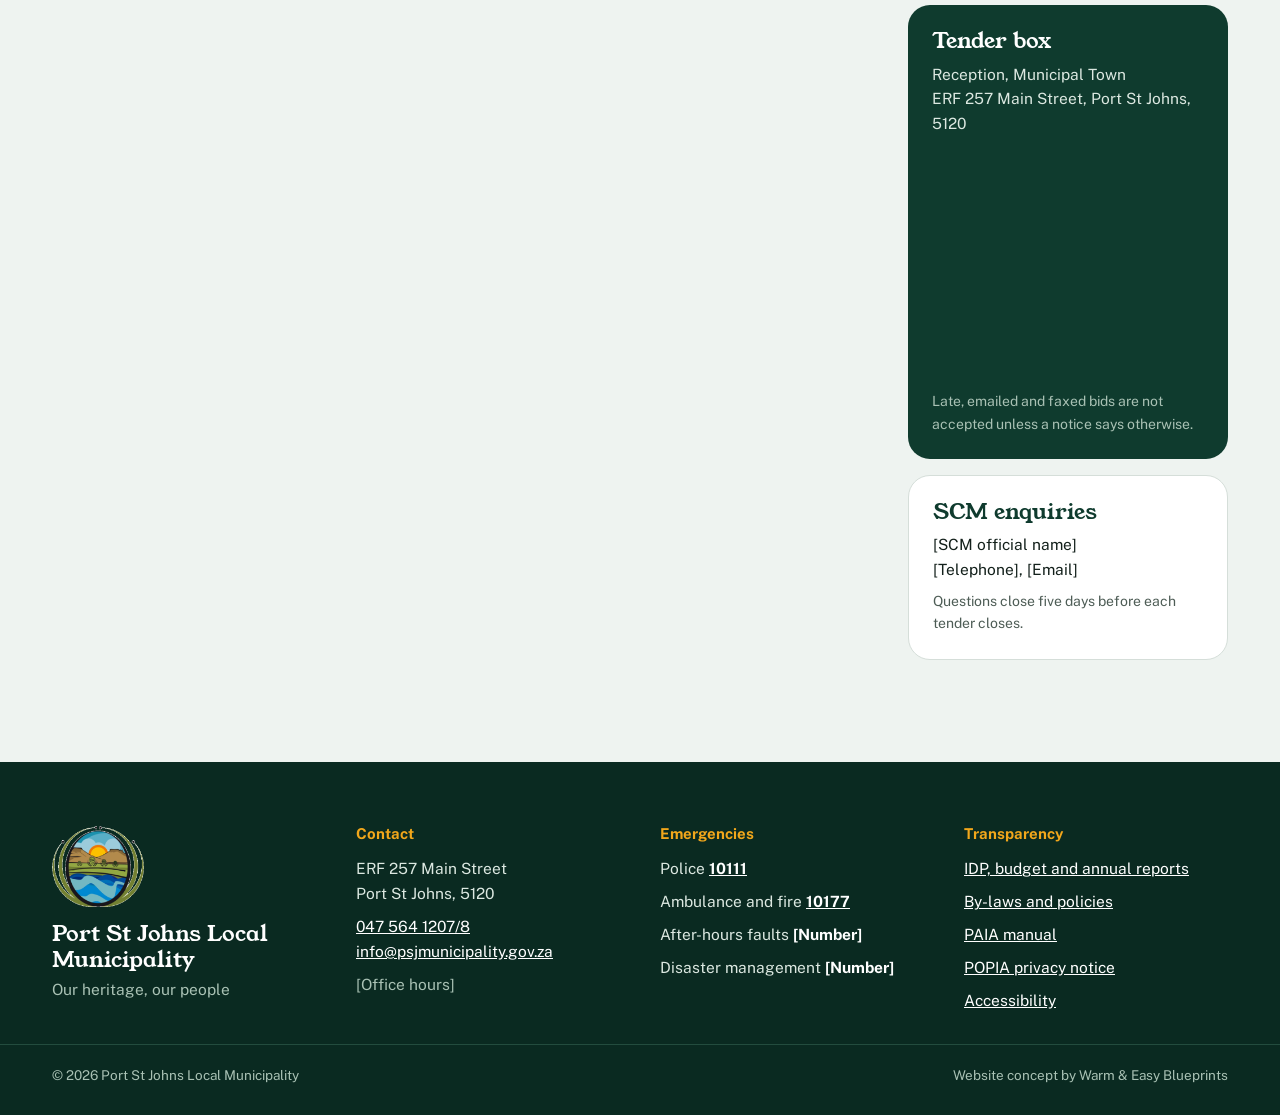
<file: tenders.html>
<!doctype html>
<html lang="en">
<head>
<meta charset="utf-8">
<meta name="viewport" content="width=device-width, initial-scale=1">
<meta name="robots" content="noindex, nofollow">
<title>Tenders and quotations · Port St Johns Local Municipality (concept)</title>
<meta name="description" content="Website redesign concept for Port St Johns Local Municipality by Warm &amp; Easy Blueprints. Not the official municipal website.">
<meta name="theme-color" content="#0A2A21">
<link rel="icon" href="assets/psj-emblem.png">
<link rel="preconnect" href="https://fonts.googleapis.com">
<link rel="preconnect" href="https://fonts.gstatic.com" crossorigin>
<link href="https://fonts.googleapis.com/css2?family=Public+Sans:wght@400;500;600;700;800&family=Young+Serif&display=swap" rel="stylesheet">
<link rel="stylesheet" href="assets/site.css">
</head>
<body>
<a class="sr" href="#main">Skip to content</a>

<div class="concept" role="note">Design concept by <strong>Warm &amp; Easy Blueprints</strong> for tender PSJLM-CORP-2026/27-07. This is <strong>not</strong> the official Port St Johns Municipality website. The official site is <a href="https://psjmunicipality.gov.za/">psjmunicipality.gov.za</a>.</div>

<div class="util">
  <div class="wrap">
    <div class="util-left">
      <a href="tel:0475641207">047 564 1207/8</a>
      <a href="mailto:info@psjmunicipality.gov.za">info@psjmunicipality.gov.za</a>
      <span class="weather" data-weather hidden><svg width="16" height="16" viewBox="0 0 24 24" fill="none" stroke="currentColor" stroke-width="2" aria-hidden="true"><circle cx="12" cy="12" r="4"/><path d="M12 2v2M12 20v2M4.9 4.9l1.4 1.4M17.7 17.7l1.4 1.4M2 12h2M20 12h2M4.9 19.1l1.4-1.4M17.7 6.3l1.4-1.4"/></svg><span data-wx-text></span></span>
    </div>
    <div class="util-right">
      <div class="seg" role="group" aria-label="Language"><button type="button" data-lang="en" aria-pressed="true">English</button><button type="button" data-lang="xh" aria-pressed="false">isiXhosa</button></div>
      <button type="button" class="chip-btn" data-lite aria-pressed="false"><svg width="14" height="14" viewBox="0 0 24 24" fill="none" stroke="currentColor" stroke-width="2.2" aria-hidden="true"><path d="M3 20h.01M8 20v-4M13 20v-8M18 20V8"/></svg>Lite mode</button>
      <a href="#">Staff login</a>
    </div>
  </div>
</div>

<header class="site-header">
  <div class="wrap hdr">
    <a class="brand" href="index.html" aria-label="Port St Johns Municipality, home">
      <img src="assets/psj-emblem.png" alt="" width="52" height="46">
      <span class="brand-name">Port St Johns<small>Municipality</small></span>
    </a>
    <nav class="nav" aria-label="Main">
      <div class="nav-item"><button class="nav-top" aria-expanded="false" aria-controls="m1">About PSJ<svg width="12" height="12" viewBox="0 0 24 24" fill="none" stroke="currentColor" stroke-width="2.6" aria-hidden="true"><path d="M6 9l6 6 6-6"/></svg></button>
        <div class="mega" id="m1"><a href="#">About us<span>Who we are and what we do</span></a><a href="#">History of Port St Johns<span>From the Gates of St John to today</span></a><a href="#">FAQs<span>Quick answers to common questions</span></a></div></div>
      <div class="nav-item"><button class="nav-top" aria-expanded="false" aria-controls="m2">Council<svg width="12" height="12" viewBox="0 0 24 24" fill="none" stroke="currentColor" stroke-width="2.6" aria-hidden="true"><path d="M6 9l6 6 6-6"/></svg></button>
        <div class="mega" id="m2" style="--cols:2"><a href="#">The Mayor<span>Cllr Cebisa Sane Mazuza</span></a><a href="#">Council Speaker<span>Office of the Speaker</span></a><a href="#">Council Whip<span>Office of the Whip</span></a><a href="#">Council members<span>Councillors and wards</span></a></div></div>
      <div class="nav-item"><button class="nav-top" aria-expanded="false" aria-controls="m3">Departments<svg width="12" height="12" viewBox="0 0 24 24" fill="none" stroke="currentColor" stroke-width="2.6" aria-hidden="true"><path d="M6 9l6 6 6-6"/></svg></button>
        <div class="mega" id="m3" style="--cols:2"><a href="#">Municipal Manager<span>Office of the Municipal Manager</span></a><a href="#">Budget &amp; Treasury<span>Finance, revenue and SCM</span></a><a href="#">Corporate Services<span>HR, ICT and administration</span></a><a href="#">Community Services and Public Safety<span>Social, health, safety and emergency</span></a><a href="#">Local Economic Development<span>Business, tourism and agriculture</span></a><a href="#">Engineering Services<span>Roads, infrastructure and projects</span></a></div></div>
      <div class="nav-item"><button class="nav-top" aria-expanded="false" aria-controls="m4">Media Room<svg width="12" height="12" viewBox="0 0 24 24" fill="none" stroke="currentColor" stroke-width="2.6" aria-hidden="true"><path d="M6 9l6 6 6-6"/></svg></button>
        <div class="mega" id="m4"><a href="index.html#news">News</a><a href="index.html#board">Notices</a><a href="index.html#news">Events</a><a href="index.html#visit">Gallery</a></div></div>
      <div class="nav-item"><a class="nav-top" href="#">Documents</a></div>
      <div class="nav-item"><button class="nav-top" aria-expanded="false" aria-controls="m6" aria-current="page">Procurement<svg width="12" height="12" viewBox="0 0 24 24" fill="none" stroke="currentColor" stroke-width="2.6" aria-hidden="true"><path d="M6 9l6 6 6-6"/></svg></button>
        <div class="mega" id="m6" style="--cols:2"><a href="tenders.html">Tender adverts</a><a href="tenders.html">Requests for quotation</a><a href="tenders.html">Intent to award</a><a href="tenders.html">Awarded tenders</a><a href="tenders.html">Bids register</a><a href="tenders.html">SCM notices</a><a href="tenders.html">Archived tenders</a></div></div>
      <div class="nav-item"><button class="nav-top" aria-expanded="false" aria-controls="m7">Vacancies<svg width="12" height="12" viewBox="0 0 24 24" fill="none" stroke="currentColor" stroke-width="2.6" aria-hidden="true"><path d="M6 9l6 6 6-6"/></svg></button>
        <div class="mega" id="m7"><a href="vacancies.html">Open vacancies<span>Apply online</span></a><a href="vacancies.html#track">Track my application</a><a href="vacancies.html">Closed vacancies</a><a href="vacancies.html">Paper application form</a></div></div>
    </nav>
    <div class="hdr-actions">
      <a class="btn btn-sun" href="#">Report a fault</a>
      <button type="button" class="icon-btn menu-btn" aria-label="Open menu"><svg width="22" height="22" viewBox="0 0 24 24" fill="none" stroke="currentColor" stroke-width="2.2" aria-hidden="true"><path d="M4 7h16M4 12h16M4 17h16"/></svg></button>
    </div>
  </div>
</header>

<div class="mnav" role="dialog" aria-modal="true" aria-label="Menu">
  <div class="mnav-top"><span class="brand" style="color:#fff"><img src="assets/psj-emblem.png" alt="" width="44" height="39"><span class="brand-name">Port St Johns<small style="color:#E7D9A8">Municipality</small></span></span><button type="button" class="icon-btn mnav-close" aria-label="Close menu" style="background:transparent;color:#fff;border-color:#3E6B5A"><svg width="22" height="22" viewBox="0 0 24 24" fill="none" stroke="currentColor" stroke-width="2.2" aria-hidden="true"><path d="M6 6l12 12M18 6L6 18"/></svg></button></div>
  <details><summary>About PSJ<svg width="20" height="20" viewBox="0 0 24 24" fill="none" stroke="currentColor" stroke-width="2" aria-hidden="true"><path d="M12 5v14M5 12h14"/></svg></summary><div><a href="#">About us</a><a href="#">History of Port St Johns</a><a href="#">FAQs</a></div></details>
  <details><summary>Council<svg width="20" height="20" viewBox="0 0 24 24" fill="none" stroke="currentColor" stroke-width="2" aria-hidden="true"><path d="M12 5v14M5 12h14"/></svg></summary><div><a href="#">The Mayor</a><a href="#">Council Speaker</a><a href="#">Council Whip</a><a href="#">Council members</a></div></details>
  <details><summary>Departments<svg width="20" height="20" viewBox="0 0 24 24" fill="none" stroke="currentColor" stroke-width="2" aria-hidden="true"><path d="M12 5v14M5 12h14"/></svg></summary><div><a href="#">Municipal Manager</a><a href="#">Budget &amp; Treasury</a><a href="#">Corporate Services</a><a href="#">Community Services and Public Safety</a><a href="#">Local Economic Development</a><a href="#">Engineering Services</a></div></details>
  <details><summary>Media Room<svg width="20" height="20" viewBox="0 0 24 24" fill="none" stroke="currentColor" stroke-width="2" aria-hidden="true"><path d="M12 5v14M5 12h14"/></svg></summary><div><a href="index.html#news">News</a><a href="index.html#board">Notices</a><a href="index.html#news">Events</a><a href="index.html#visit">Gallery</a></div></details>
  <details><summary>Procurement<svg width="20" height="20" viewBox="0 0 24 24" fill="none" stroke="currentColor" stroke-width="2" aria-hidden="true"><path d="M12 5v14M5 12h14"/></svg></summary><div><a href="tenders.html">Tender adverts</a><a href="tenders.html">Requests for quotation</a><a href="tenders.html">Awarded tenders</a><a href="tenders.html">Bids register</a><a href="tenders.html">SCM notices</a></div></details>
  <details><summary>Vacancies<svg width="20" height="20" viewBox="0 0 24 24" fill="none" stroke="currentColor" stroke-width="2" aria-hidden="true"><path d="M12 5v14M5 12h14"/></svg></summary><div><a href="vacancies.html">Open vacancies</a><a href="vacancies.html#track">Track my application</a></div></details>
  <a class="btn btn-sun" href="#">Report a fault</a>
</div>

<main id="main">
<section class="page-hero">
  <img src="assets/gorge-coast.jpg" alt="">
  <div class="wrap">
    <nav class="crumbs" aria-label="Breadcrumb"><a href="index.html">Home</a> / Procurement</nav>
    <h1>Tenders and quotations</h1>
    <p>Every open bid, quotation request, award and SCM notice, published the day it is approved. Documents download free of charge and are also listed on eTenders.</p>
    <div class="hero-stats"><div><b data-count="4">4</b><span>open tenders</span></div><div><b>R0</b><span>to download documents</span></div></div>
  </div>
  <div class="waves" aria-hidden="true">
    <svg class="w1" viewBox="0 0 2880 110" preserveAspectRatio="none"><path fill="#4E9CC6" d="M0 52 Q180 14 360 52 T720 52 T1080 52 T1440 52 T1800 52 T2160 52 T2520 52 T2880 52 V110 H0Z"/></svg>
    <svg class="w2" viewBox="0 0 2880 110" preserveAspectRatio="none"><path fill="#155E86" d="M0 70 Q240 36 480 70 T960 70 T1440 70 T1920 70 T2400 70 T2880 70 V110 H0Z"/></svg>
    <svg class="w3" viewBox="0 0 2880 110" preserveAspectRatio="none"><path fill="#EEF3F0" d="M0 88 Q180 66 360 88 T720 88 T1080 88 T1440 88 T1800 88 T2160 88 T2520 88 T2880 88 V110 H0Z"/></svg>
  </div>
</section>

<section class="section" style="padding-top:40px">
  <div class="wrap">
    <div class="tabs" role="tablist" aria-label="Procurement sections" style="margin-bottom:24px">
      <button class="tab" role="tab" aria-selected="true" data-ptab="open">Tender adverts<span class="n">4</span></button>
      <button class="tab" role="tab" aria-selected="false" data-ptab="rfq">Requests for quotation</button>
      <button class="tab" role="tab" aria-selected="false" data-ptab="intent">Intent to award</button>
      <button class="tab" role="tab" aria-selected="false" data-ptab="awarded">Awarded</button>
      <button class="tab" role="tab" aria-selected="false" data-ptab="scm">SCM notices</button>
    </div>
    <div class="listing listing-r">
      <div>
        <div class="field" style="margin-bottom:16px"><label class="sr" for="t-q">Search tenders</label><input id="t-q" type="search" placeholder="Search by reference or description"></div>

        <div class="table-wrap" data-ppanel="open"><table>
          <thead><tr><th scope="col">Reference</th><th scope="col">Description</th><th scope="col">Briefing</th><th scope="col">Closes</th><th scope="col"><span class="sr">Documents</span></th></tr></thead>
          <tbody>
            <tr><td><b style="color:var(--forest)">PSJLM-CORP-2026/27-07</b></td><td><b>Redesigning, hosting, support and maintenance of the municipal website for 3 years</b><span class="left" style="font-weight:400">Corporate Services</span></td><td>None</td><td><b>02 Nov 2026, 11:00</b><span class="left" data-days-left="2026-11-02T11:00:00+02:00"></span></td><td><a class="dl" href="#"><svg width="15" height="15" viewBox="0 0 24 24" fill="none" stroke="currentColor" stroke-width="2.2" aria-hidden="true"><path d="M12 4v11M7 10l5 5 5-5M5 20h14"/></svg>PDF</a></td></tr>
            <tr><td><b style="color:var(--forest)">[Reference]</b></td><td><b>[Description of goods or services]</b><span class="left" style="font-weight:400">Engineering Services</span></td><td>[Date, venue]</td><td><b>[Date, 11:00]</b><span class="left">[n] days left</span></td><td><a class="dl" href="#"><svg width="15" height="15" viewBox="0 0 24 24" fill="none" stroke="currentColor" stroke-width="2.2" aria-hidden="true"><path d="M12 4v11M7 10l5 5 5-5M5 20h14"/></svg>PDF</a></td></tr>
            <tr><td><b style="color:var(--forest)">[Reference]</b></td><td><b>[Description of goods or services]</b><span class="left" style="font-weight:400">Community Services</span></td><td>Non-compulsory</td><td><b>[Date, 11:00]</b><span class="left">[n] days left</span></td><td><a class="dl" href="#"><svg width="15" height="15" viewBox="0 0 24 24" fill="none" stroke="currentColor" stroke-width="2.2" aria-hidden="true"><path d="M12 4v11M7 10l5 5 5-5M5 20h14"/></svg>PDF</a></td></tr>
            <tr><td><b style="color:var(--forest)">[Reference]</b></td><td><b>[Description of goods or services]</b><span class="left" style="font-weight:400">Local Economic Development</span></td><td>[Date, venue]</td><td><b>[Date, 11:00]</b><span class="left">[n] days left</span></td><td><a class="dl" href="#"><svg width="15" height="15" viewBox="0 0 24 24" fill="none" stroke="currentColor" stroke-width="2.2" aria-hidden="true"><path d="M12 4v11M7 10l5 5 5-5M5 20h14"/></svg>PDF</a></td></tr>
          </tbody></table></div>
        <div class="table-wrap" data-ppanel="rfq" hidden><table><thead><tr><th scope="col">Reference</th><th scope="col">Description</th><th scope="col">Closes</th><th scope="col"><span class="sr">Documents</span></th></tr></thead><tbody><tr><td><b>[RFQ number]</b></td><td>[Description]</td><td>[Date]</td><td><a class="dl" href="#"><svg width="15" height="15" viewBox="0 0 24 24" fill="none" stroke="currentColor" stroke-width="2.2" aria-hidden="true"><path d="M12 4v11M7 10l5 5 5-5M5 20h14"/></svg>PDF</a></td></tr><tr><td><b>[RFQ number]</b></td><td>[Description]</td><td>[Date]</td><td><a class="dl" href="#"><svg width="15" height="15" viewBox="0 0 24 24" fill="none" stroke="currentColor" stroke-width="2.2" aria-hidden="true"><path d="M12 4v11M7 10l5 5 5-5M5 20h14"/></svg>PDF</a></td></tr></tbody></table></div>
        <div class="table-wrap" data-ppanel="intent" hidden><table><thead><tr><th scope="col">Reference</th><th scope="col">Description</th><th scope="col">Preferred bidder</th><th scope="col">Objections close</th></tr></thead><tbody><tr><td><b>[Reference]</b></td><td>[Description]</td><td>[Bidder]</td><td>[Date]</td></tr></tbody></table></div>
        <div class="table-wrap" data-ppanel="awarded" hidden><table><thead><tr><th scope="col">Reference</th><th scope="col">Description</th><th scope="col">Supplier</th><th scope="col">Amount</th><th scope="col">B-BBEE</th></tr></thead><tbody><tr><td><b>[Reference]</b></td><td>[Description]</td><td>[Supplier]</td><td>R [Amount]</td><td>[Level]</td></tr><tr><td><b>[Reference]</b></td><td>[Description]</td><td>[Supplier]</td><td>R [Amount]</td><td>[Level]</td></tr></tbody></table></div>
        <div class="table-wrap" data-ppanel="scm" hidden><table><thead><tr><th scope="col">Date</th><th scope="col">Notice</th><th scope="col"><span class="sr">Documents</span></th></tr></thead><tbody><tr><td><b>29 Jun 2026</b></td><td>Notice of bidders</td><td><a class="dl" href="#"><svg width="15" height="15" viewBox="0 0 24 24" fill="none" stroke="currentColor" stroke-width="2.2" aria-hidden="true"><path d="M12 4v11M7 10l5 5 5-5M5 20h14"/></svg>PDF</a></td></tr></tbody></table></div>
        <p style="margin-top:16px;font-size:15px;color:var(--muted)">Awards are published in line with the MFMA and the Municipal SCM Regulations. <a class="link" href="#">Full bids register</a></p>
      </div>

      <aside style="display:flex;flex-direction:column;gap:16px">
        <div class="countdown-card" data-countdown="2026-11-02T11:00:00+02:00">
          <span class="lbl">Next closing</span>
          <h3>Website redesign, hosting and maintenance</h3>
          <span class="ref">PSJLM-CORP-2026/27-07</span>
          <div class="cd" aria-label="Time left until closing"><div><b data-d>00</b><span>days</span></div><div><b data-h>00</b><span>hours</span></div><div><b data-m>00</b><span>min</span></div><div><b data-s>00</b><span>sec</span></div></div>
        </div>
        <div style="background:#fff;border:1px solid var(--line);border-radius:22px;padding:24px">
          <h3 style="font-size:22px;color:var(--forest);margin-bottom:14px">Before you bid</h3>
          <ul class="checklist">
            <li><svg width="20" height="20" viewBox="0 0 24 24" fill="none" stroke="currentColor" stroke-width="2.6" aria-hidden="true"><path d="M5 12l5 5 9-10"/></svg>Active registration on the Central Supplier Database (CSD)</li>
            <li><svg width="20" height="20" viewBox="0 0 24 24" fill="none" stroke="currentColor" stroke-width="2.6" aria-hidden="true"><path d="M5 12l5 5 9-10"/></svg>Valid SARS tax compliance PIN</li>
            <li><svg width="20" height="20" viewBox="0 0 24 24" fill="none" stroke="currentColor" stroke-width="2.6" aria-hidden="true"><path d="M5 12l5 5 9-10"/></svg>SBD 1, 4, 6.1, 8 and 9 completed and signed</li>
            <li><svg width="20" height="20" viewBox="0 0 24 24" fill="none" stroke="currentColor" stroke-width="2.6" aria-hidden="true"><path d="M5 12l5 5 9-10"/></svg>Municipal rates clearance or a valid lease</li>
            <li><svg width="20" height="20" viewBox="0 0 24 24" fill="none" stroke="currentColor" stroke-width="2.6" aria-hidden="true"><path d="M5 12l5 5 9-10"/></svg>B-BBEE certificate or sworn affidavit</li>
          </ul>
        </div>
        <div style="background:var(--forest);color:#fff;border-radius:22px;padding:24px">
          <h3 style="font-size:22px;margin-bottom:8px">Tender box</h3>
          <p style="color:var(--on-dark);font-size:15.5px;margin-bottom:14px">Reception, Municipal Town<br>ERF 257 Main Street, Port St Johns, 5120</p>
          <iframe class="map" title="Map of the municipal offices in Port St Johns" loading="lazy" referrerpolicy="no-referrer-when-downgrade" src="https://maps.google.com/maps?q=Port%20St%20Johns%20Local%20Municipality%2C%20Main%20Street%2C%20Port%20St%20Johns&z=15&output=embed"></iframe>
          <p style="color:var(--on-dark-muted);font-size:14px;margin-top:12px">Late, emailed and faxed bids are not accepted unless a notice says otherwise.</p>
        </div>
        <div style="background:#fff;border:1px solid var(--line);border-radius:22px;padding:24px">
          <h3 style="font-size:22px;color:var(--forest);margin-bottom:8px">SCM enquiries</h3>
          <p style="font-size:15.5px">[SCM official name]<br>[Telephone], [Email]</p>
          <p style="color:var(--muted);font-size:14px;margin-top:8px">Questions close five days before each tender closes.</p>
        </div>
      </aside>
    </div>
  </div>
</section>
</main>


<footer class="footer" id="contact">
  <div class="wrap">
    <div><img class="crest" src="assets/psj-emblem.png" alt="Port St Johns Municipality crest"><p class="name">Port St Johns Local Municipality</p><p style="color:var(--on-dark-muted);margin-top:4px">Our heritage, our people</p></div>
    <div><h2>Contact</h2><p>ERF 257 Main Street<br>Port St Johns, 5120</p><p style="margin-top:8px"><a href="tel:0475641207">047 564 1207/8</a><br><a href="mailto:info@psjmunicipality.gov.za">info@psjmunicipality.gov.za</a></p><p style="margin-top:8px;color:var(--on-dark-muted)">[Office hours]</p></div>
    <div><h2>Emergencies</h2><ul><li>Police <a href="tel:10111"><b>10111</b></a></li><li>Ambulance and fire <a href="tel:10177"><b>10177</b></a></li><li>After-hours faults <b style="color:#fff">[Number]</b></li><li>Disaster management <b style="color:#fff">[Number]</b></li></ul></div>
    <div><h2>Transparency</h2><ul><li><a href="#">IDP, budget and annual reports</a></li><li><a href="#">By-laws and policies</a></li><li><a href="#">PAIA manual</a></li><li><a href="#">POPIA privacy notice</a></li><li><a href="#">Accessibility</a></li></ul></div>
  </div>
  <div class="footer-base"><div class="wrap"><span>© 2026 Port St Johns Local Municipality</span><span>Website concept by Warm &amp; Easy Blueprints</span></div></div>
</footer>

<button type="button" class="to-top" aria-label="Back to top"><svg width="20" height="20" viewBox="0 0 24 24" fill="none" stroke="currentColor" stroke-width="2.4" aria-hidden="true"><path d="M12 19V5M6 11l6-6 6 6"/></svg></button>
<script src="assets/site.js"></script>
</body>
</html>
</file>
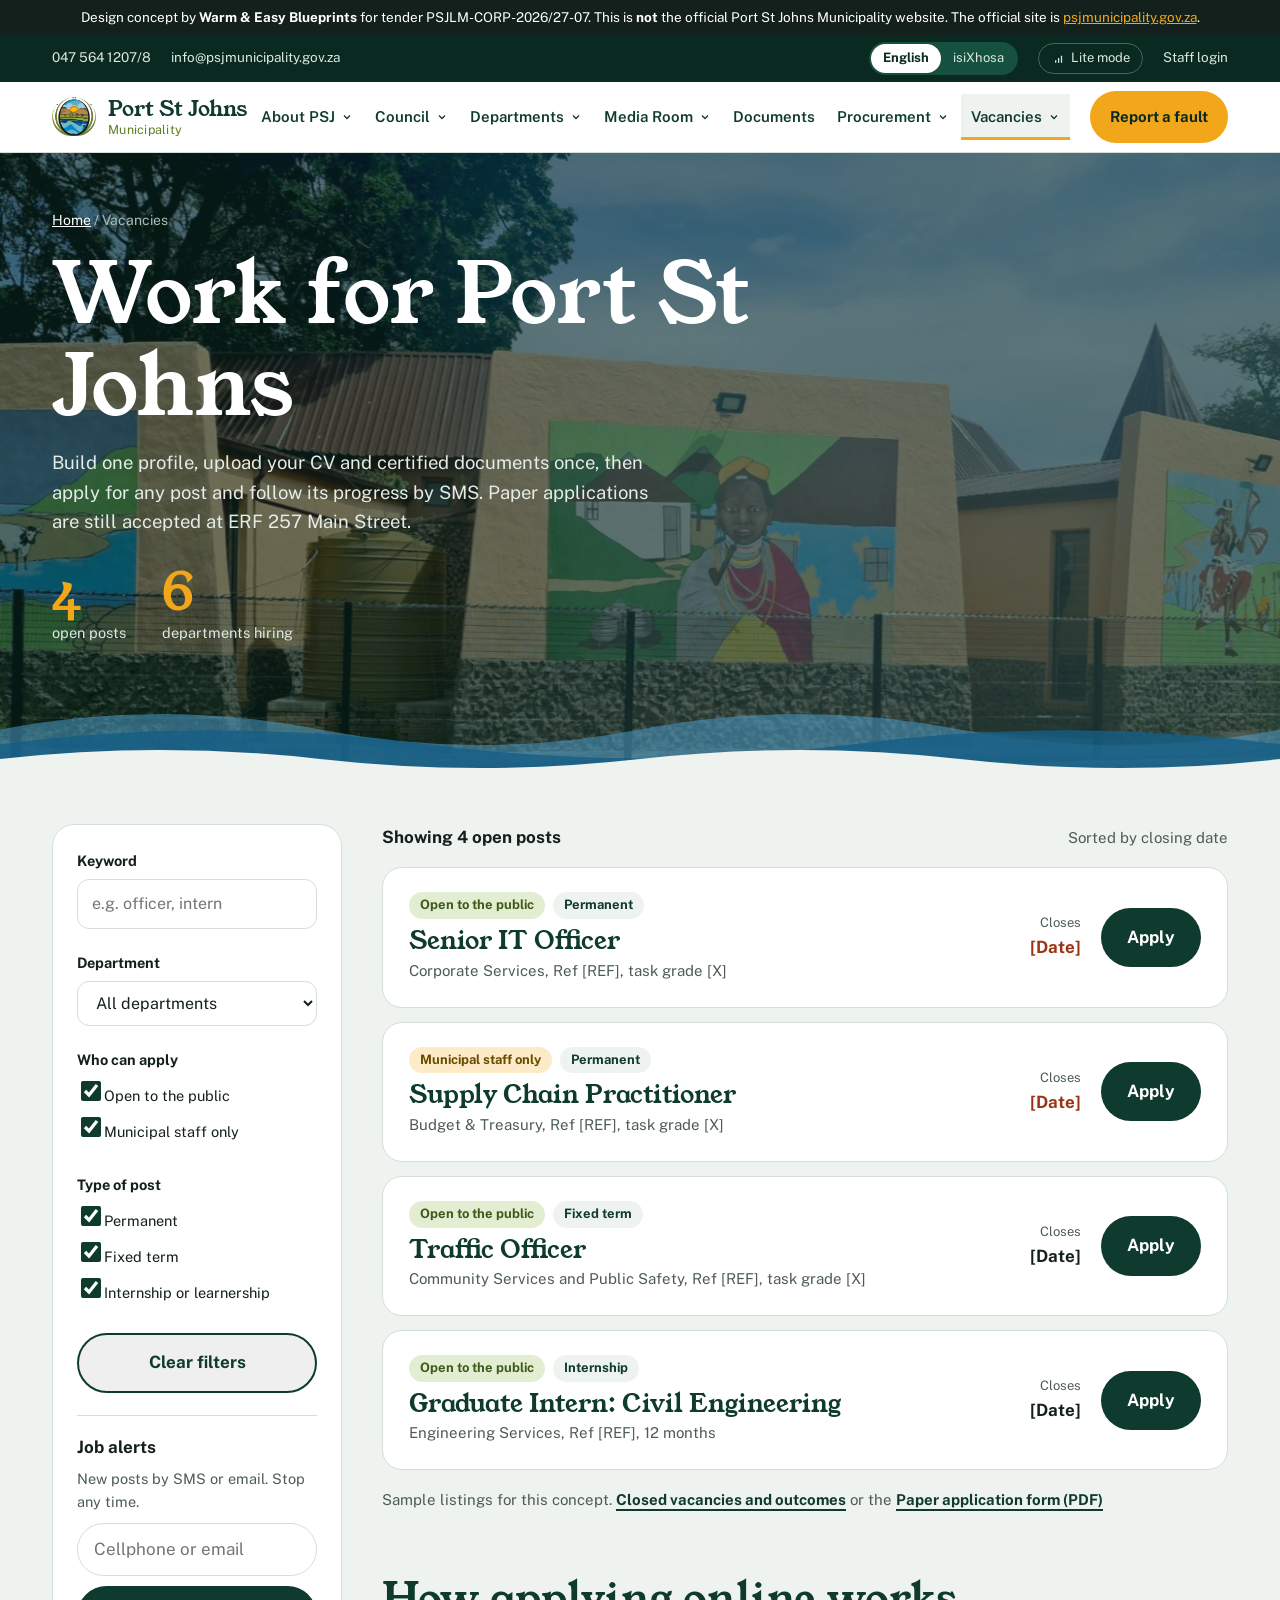
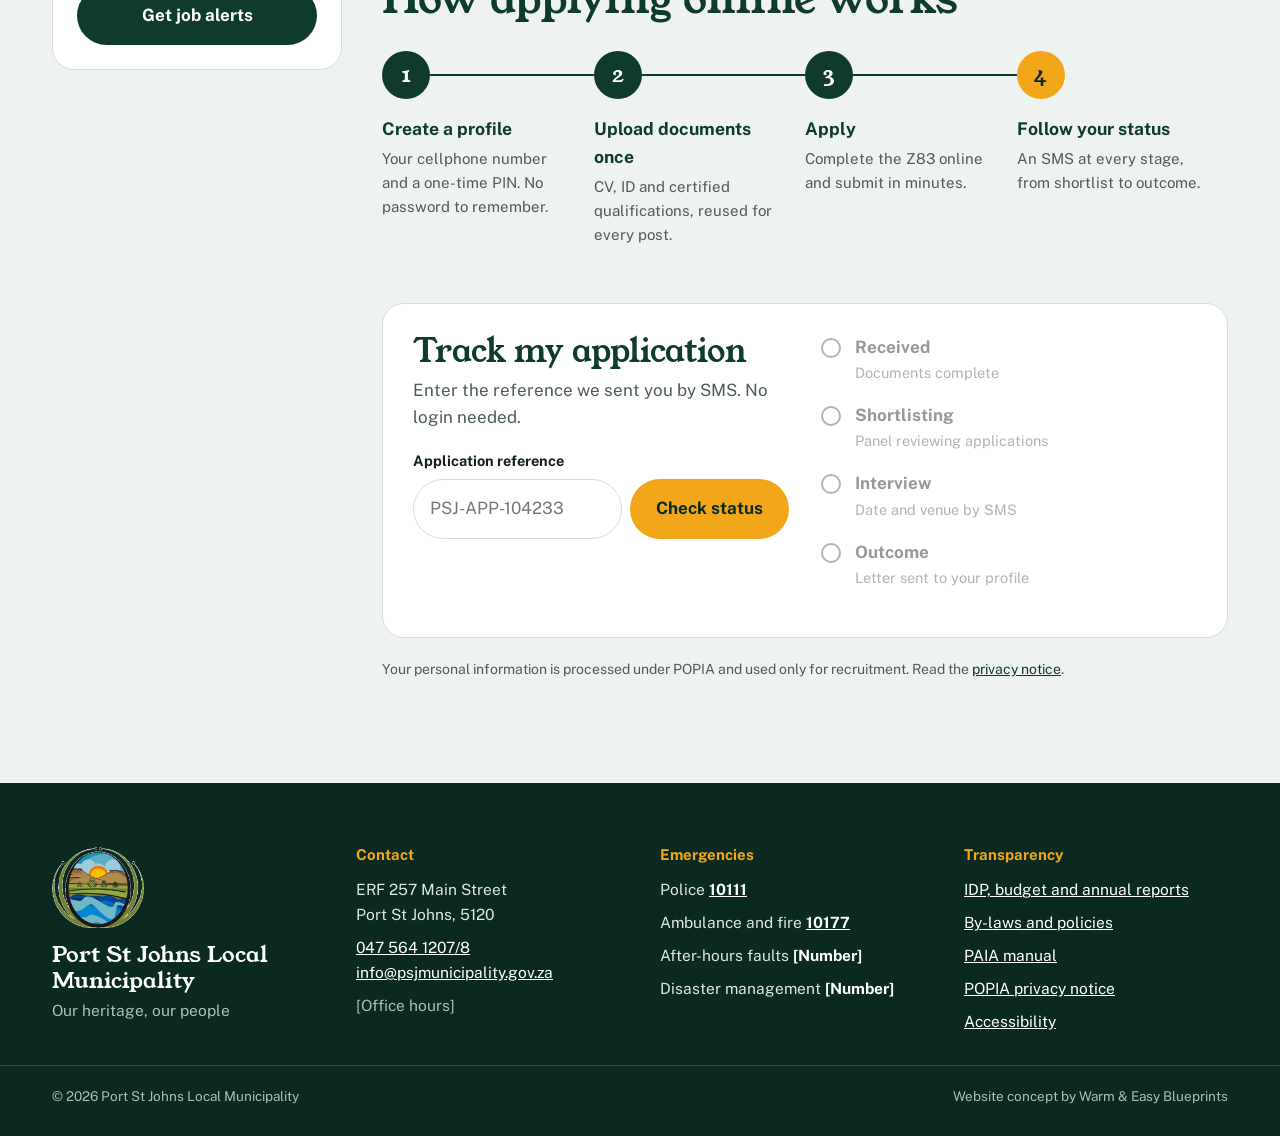
<file: vacancies.html>
<!doctype html>
<html lang="en">
<head>
<meta charset="utf-8">
<meta name="viewport" content="width=device-width, initial-scale=1">
<meta name="robots" content="noindex, nofollow">
<title>Vacancies · Port St Johns Local Municipality (concept)</title>
<meta name="description" content="Website redesign concept for Port St Johns Local Municipality by Warm &amp; Easy Blueprints. Not the official municipal website.">
<meta name="theme-color" content="#0A2A21">
<link rel="icon" href="assets/psj-emblem.png">
<link rel="preconnect" href="https://fonts.googleapis.com">
<link rel="preconnect" href="https://fonts.gstatic.com" crossorigin>
<link href="https://fonts.googleapis.com/css2?family=Public+Sans:wght@400;500;600;700;800&family=Young+Serif&display=swap" rel="stylesheet">
<link rel="stylesheet" href="assets/site.css">
</head>
<body>
<a class="sr" href="#main">Skip to content</a>

<div class="concept" role="note">Design concept by <strong>Warm &amp; Easy Blueprints</strong> for tender PSJLM-CORP-2026/27-07. This is <strong>not</strong> the official Port St Johns Municipality website. The official site is <a href="https://psjmunicipality.gov.za/">psjmunicipality.gov.za</a>.</div>

<div class="util">
  <div class="wrap">
    <div class="util-left">
      <a href="tel:0475641207">047 564 1207/8</a>
      <a href="mailto:info@psjmunicipality.gov.za">info@psjmunicipality.gov.za</a>
      <span class="weather" data-weather hidden><svg width="16" height="16" viewBox="0 0 24 24" fill="none" stroke="currentColor" stroke-width="2" aria-hidden="true"><circle cx="12" cy="12" r="4"/><path d="M12 2v2M12 20v2M4.9 4.9l1.4 1.4M17.7 17.7l1.4 1.4M2 12h2M20 12h2M4.9 19.1l1.4-1.4M17.7 6.3l1.4-1.4"/></svg><span data-wx-text></span></span>
    </div>
    <div class="util-right">
      <div class="seg" role="group" aria-label="Language"><button type="button" data-lang="en" aria-pressed="true">English</button><button type="button" data-lang="xh" aria-pressed="false">isiXhosa</button></div>
      <button type="button" class="chip-btn" data-lite aria-pressed="false"><svg width="14" height="14" viewBox="0 0 24 24" fill="none" stroke="currentColor" stroke-width="2.2" aria-hidden="true"><path d="M3 20h.01M8 20v-4M13 20v-8M18 20V8"/></svg>Lite mode</button>
      <a href="#">Staff login</a>
    </div>
  </div>
</div>

<header class="site-header">
  <div class="wrap hdr">
    <a class="brand" href="index.html" aria-label="Port St Johns Municipality, home">
      <img src="assets/psj-emblem.png" alt="" width="52" height="46">
      <span class="brand-name">Port St Johns<small>Municipality</small></span>
    </a>
    <nav class="nav" aria-label="Main">
      <div class="nav-item"><button class="nav-top" aria-expanded="false" aria-controls="m1">About PSJ<svg width="12" height="12" viewBox="0 0 24 24" fill="none" stroke="currentColor" stroke-width="2.6" aria-hidden="true"><path d="M6 9l6 6 6-6"/></svg></button>
        <div class="mega" id="m1"><a href="#">About us<span>Who we are and what we do</span></a><a href="#">History of Port St Johns<span>From the Gates of St John to today</span></a><a href="#">FAQs<span>Quick answers to common questions</span></a></div></div>
      <div class="nav-item"><button class="nav-top" aria-expanded="false" aria-controls="m2">Council<svg width="12" height="12" viewBox="0 0 24 24" fill="none" stroke="currentColor" stroke-width="2.6" aria-hidden="true"><path d="M6 9l6 6 6-6"/></svg></button>
        <div class="mega" id="m2" style="--cols:2"><a href="#">The Mayor<span>Cllr Cebisa Sane Mazuza</span></a><a href="#">Council Speaker<span>Office of the Speaker</span></a><a href="#">Council Whip<span>Office of the Whip</span></a><a href="#">Council members<span>Councillors and wards</span></a></div></div>
      <div class="nav-item"><button class="nav-top" aria-expanded="false" aria-controls="m3">Departments<svg width="12" height="12" viewBox="0 0 24 24" fill="none" stroke="currentColor" stroke-width="2.6" aria-hidden="true"><path d="M6 9l6 6 6-6"/></svg></button>
        <div class="mega" id="m3" style="--cols:2"><a href="#">Municipal Manager<span>Office of the Municipal Manager</span></a><a href="#">Budget &amp; Treasury<span>Finance, revenue and SCM</span></a><a href="#">Corporate Services<span>HR, ICT and administration</span></a><a href="#">Community Services and Public Safety<span>Social, health, safety and emergency</span></a><a href="#">Local Economic Development<span>Business, tourism and agriculture</span></a><a href="#">Engineering Services<span>Roads, infrastructure and projects</span></a></div></div>
      <div class="nav-item"><button class="nav-top" aria-expanded="false" aria-controls="m4">Media Room<svg width="12" height="12" viewBox="0 0 24 24" fill="none" stroke="currentColor" stroke-width="2.6" aria-hidden="true"><path d="M6 9l6 6 6-6"/></svg></button>
        <div class="mega" id="m4"><a href="index.html#news">News</a><a href="index.html#board">Notices</a><a href="index.html#news">Events</a><a href="index.html#visit">Gallery</a></div></div>
      <div class="nav-item"><a class="nav-top" href="#">Documents</a></div>
      <div class="nav-item"><button class="nav-top" aria-expanded="false" aria-controls="m6">Procurement<svg width="12" height="12" viewBox="0 0 24 24" fill="none" stroke="currentColor" stroke-width="2.6" aria-hidden="true"><path d="M6 9l6 6 6-6"/></svg></button>
        <div class="mega" id="m6" style="--cols:2"><a href="tenders.html">Tender adverts</a><a href="tenders.html">Requests for quotation</a><a href="tenders.html">Intent to award</a><a href="tenders.html">Awarded tenders</a><a href="tenders.html">Bids register</a><a href="tenders.html">SCM notices</a><a href="tenders.html">Archived tenders</a></div></div>
      <div class="nav-item"><button class="nav-top" aria-expanded="false" aria-controls="m7" aria-current="page">Vacancies<svg width="12" height="12" viewBox="0 0 24 24" fill="none" stroke="currentColor" stroke-width="2.6" aria-hidden="true"><path d="M6 9l6 6 6-6"/></svg></button>
        <div class="mega" id="m7"><a href="vacancies.html">Open vacancies<span>Apply online</span></a><a href="vacancies.html#track">Track my application</a><a href="vacancies.html">Closed vacancies</a><a href="vacancies.html">Paper application form</a></div></div>
    </nav>
    <div class="hdr-actions">
      <a class="btn btn-sun" href="#">Report a fault</a>
      <button type="button" class="icon-btn menu-btn" aria-label="Open menu"><svg width="22" height="22" viewBox="0 0 24 24" fill="none" stroke="currentColor" stroke-width="2.2" aria-hidden="true"><path d="M4 7h16M4 12h16M4 17h16"/></svg></button>
    </div>
  </div>
</header>

<div class="mnav" role="dialog" aria-modal="true" aria-label="Menu">
  <div class="mnav-top"><span class="brand" style="color:#fff"><img src="assets/psj-emblem.png" alt="" width="44" height="39"><span class="brand-name">Port St Johns<small style="color:#E7D9A8">Municipality</small></span></span><button type="button" class="icon-btn mnav-close" aria-label="Close menu" style="background:transparent;color:#fff;border-color:#3E6B5A"><svg width="22" height="22" viewBox="0 0 24 24" fill="none" stroke="currentColor" stroke-width="2.2" aria-hidden="true"><path d="M6 6l12 12M18 6L6 18"/></svg></button></div>
  <details><summary>About PSJ<svg width="20" height="20" viewBox="0 0 24 24" fill="none" stroke="currentColor" stroke-width="2" aria-hidden="true"><path d="M12 5v14M5 12h14"/></svg></summary><div><a href="#">About us</a><a href="#">History of Port St Johns</a><a href="#">FAQs</a></div></details>
  <details><summary>Council<svg width="20" height="20" viewBox="0 0 24 24" fill="none" stroke="currentColor" stroke-width="2" aria-hidden="true"><path d="M12 5v14M5 12h14"/></svg></summary><div><a href="#">The Mayor</a><a href="#">Council Speaker</a><a href="#">Council Whip</a><a href="#">Council members</a></div></details>
  <details><summary>Departments<svg width="20" height="20" viewBox="0 0 24 24" fill="none" stroke="currentColor" stroke-width="2" aria-hidden="true"><path d="M12 5v14M5 12h14"/></svg></summary><div><a href="#">Municipal Manager</a><a href="#">Budget &amp; Treasury</a><a href="#">Corporate Services</a><a href="#">Community Services and Public Safety</a><a href="#">Local Economic Development</a><a href="#">Engineering Services</a></div></details>
  <details><summary>Media Room<svg width="20" height="20" viewBox="0 0 24 24" fill="none" stroke="currentColor" stroke-width="2" aria-hidden="true"><path d="M12 5v14M5 12h14"/></svg></summary><div><a href="index.html#news">News</a><a href="index.html#board">Notices</a><a href="index.html#news">Events</a><a href="index.html#visit">Gallery</a></div></details>
  <details><summary>Procurement<svg width="20" height="20" viewBox="0 0 24 24" fill="none" stroke="currentColor" stroke-width="2" aria-hidden="true"><path d="M12 5v14M5 12h14"/></svg></summary><div><a href="tenders.html">Tender adverts</a><a href="tenders.html">Requests for quotation</a><a href="tenders.html">Awarded tenders</a><a href="tenders.html">Bids register</a><a href="tenders.html">SCM notices</a></div></details>
  <details><summary>Vacancies<svg width="20" height="20" viewBox="0 0 24 24" fill="none" stroke="currentColor" stroke-width="2" aria-hidden="true"><path d="M12 5v14M5 12h14"/></svg></summary><div><a href="vacancies.html">Open vacancies</a><a href="vacancies.html#track">Track my application</a></div></details>
  <a class="btn btn-sun" href="#">Report a fault</a>
</div>

<main id="main">
<section class="page-hero">
  <img src="assets/murals-wide.jpg" alt="">
  <div class="wrap">
    <nav class="crumbs" aria-label="Breadcrumb"><a href="index.html">Home</a> / Vacancies</nav>
    <h1>Work for Port St Johns</h1>
    <p>Build one profile, upload your CV and certified documents once, then apply for any post and follow its progress by SMS. Paper applications are still accepted at ERF 257 Main Street.</p>
    <div class="hero-stats"><div><b data-count="4">4</b><span>open posts</span></div><div><b data-count="6">6</b><span>departments hiring</span></div></div>
  </div>
  <div class="waves" aria-hidden="true">
    <svg class="w1" viewBox="0 0 2880 110" preserveAspectRatio="none"><path fill="#4E9CC6" d="M0 52 Q180 14 360 52 T720 52 T1080 52 T1440 52 T1800 52 T2160 52 T2520 52 T2880 52 V110 H0Z"/></svg>
    <svg class="w2" viewBox="0 0 2880 110" preserveAspectRatio="none"><path fill="#155E86" d="M0 70 Q240 36 480 70 T960 70 T1440 70 T1920 70 T2400 70 T2880 70 V110 H0Z"/></svg>
    <svg class="w3" viewBox="0 0 2880 110" preserveAspectRatio="none"><path fill="#EEF3F0" d="M0 88 Q180 66 360 88 T720 88 T1080 88 T1440 88 T1800 88 T2160 88 T2520 88 T2880 88 V110 H0Z"/></svg>
  </div>
</section>

<section class="section" style="padding-top:48px">
  <div class="wrap listing">
    <form class="filters" data-job-filters aria-label="Filter vacancies">
      <div class="field"><label for="f-q">Keyword</label><input id="f-q" type="search" placeholder="e.g. officer, intern"></div>
      <div class="field"><label for="f-dept">Department</label>
        <select id="f-dept"><option value="">All departments</option><option value="mm">Office of the Municipal Manager</option><option value="btd">Budget &amp; Treasury</option><option value="corp">Corporate Services</option><option value="comm">Community Services and Public Safety</option><option value="led">Local Economic Development</option><option value="eng">Engineering Services</option></select></div>
      <fieldset class="field"><legend>Who can apply</legend>
        <label class="check"><input type="checkbox" name="who" value="ext" checked>Open to the public</label>
        <label class="check"><input type="checkbox" name="who" value="int" checked>Municipal staff only</label></fieldset>
      <fieldset class="field"><legend>Type of post</legend>
        <label class="check"><input type="checkbox" name="kind" value="perm" checked>Permanent</label>
        <label class="check"><input type="checkbox" name="kind" value="fixed" checked>Fixed term</label>
        <label class="check"><input type="checkbox" name="kind" value="intern" checked>Internship or learnership</label></fieldset>
      <button type="button" class="btn btn-line" data-reset style="justify-content:center">Clear filters</button>
      <div style="border-top:1px solid var(--line);padding-top:18px">
        <b style="display:block;margin-bottom:6px">Job alerts</b>
        <p style="font-size:14.5px;color:var(--muted);margin-bottom:10px">New posts by SMS or email. Stop any time.</p>
        <div class="subscribe" style="margin:0"><label class="sr" for="alert">Cellphone or email</label><input id="alert" type="text" placeholder="Cellphone or email"></div>
        <button type="button" class="btn btn-forest" style="margin-top:10px;width:100%;justify-content:center" onclick="psjToast('Job alerts switched on.')">Get job alerts</button>
      </div>
    </form>

    <div>
      <div class="result-bar"><p style="font-weight:700" data-count-out aria-live="polite">Showing 4 open posts</p><span style="color:var(--muted);font-size:15px">Sorted by closing date</span></div>
      <ul class="jobs-list">
        <li class="job" data-dept="corp" data-who="ext" data-kind="perm">
          <div><div class="tags"><span class="tag ext">Open to the public</span><span class="tag">Permanent</span></div><h3>Senior IT Officer</h3><p class="meta">Corporate Services, Ref [REF], task grade [X]</p></div>
          <div class="job-side"><div class="closes"><small>Closes</small><b class="soon">[Date]</b></div><a class="btn btn-forest" href="#" data-apply="Senior IT Officer">Apply</a></div>
        </li>
        <li class="job" data-dept="btd" data-who="int" data-kind="perm">
          <div><div class="tags"><span class="tag int">Municipal staff only</span><span class="tag">Permanent</span></div><h3>Supply Chain Practitioner</h3><p class="meta">Budget &amp; Treasury, Ref [REF], task grade [X]</p></div>
          <div class="job-side"><div class="closes"><small>Closes</small><b class="soon">[Date]</b></div><a class="btn btn-forest" href="#" data-apply="Supply Chain Practitioner">Apply</a></div>
        </li>
        <li class="job" data-dept="comm" data-who="ext" data-kind="fixed">
          <div><div class="tags"><span class="tag ext">Open to the public</span><span class="tag">Fixed term</span></div><h3>Traffic Officer</h3><p class="meta">Community Services and Public Safety, Ref [REF], task grade [X]</p></div>
          <div class="job-side"><div class="closes"><small>Closes</small><b>[Date]</b></div><a class="btn btn-forest" href="#" data-apply="Traffic Officer">Apply</a></div>
        </li>
        <li class="job" data-dept="eng" data-who="ext" data-kind="intern">
          <div><div class="tags"><span class="tag ext">Open to the public</span><span class="tag">Internship</span></div><h3>Graduate Intern: Civil Engineering</h3><p class="meta">Engineering Services, Ref [REF], 12 months</p></div>
          <div class="job-side"><div class="closes"><small>Closes</small><b>[Date]</b></div><a class="btn btn-forest" href="#" data-apply="Graduate Intern: Civil Engineering">Apply</a></div>
        </li>
      </ul>
      <div class="empty" hidden><b style="display:block;color:var(--ink);margin-bottom:6px">No posts match those filters.</b>Clear a filter or switch on job alerts to hear about new posts first.<br><button type="button" class="btn btn-line" data-reset style="margin-top:14px">Clear filters</button></div>
      <p style="margin-top:18px;font-size:15px;color:var(--muted)">Sample listings for this concept. <a class="link" href="#">Closed vacancies and outcomes</a> or the <a class="link" href="#">Paper application form (PDF)</a></p>

      <section style="margin-top:64px" aria-labelledby="how-h">
        <h2 id="how-h" style="font-size:clamp(30px,3.4vw,42px);margin-bottom:28px">How applying online works</h2>
        <ol class="steps">
          <li><span class="num">1</span><b>Create a profile</b><p>Your cellphone number and a one-time PIN. No password to remember.</p></li>
          <li><span class="num">2</span><b>Upload documents once</b><p>CV, ID and certified qualifications, reused for every post.</p></li>
          <li><span class="num">3</span><b>Apply</b><p>Complete the Z83 online and submit in minutes.</p></li>
          <li><span class="num">4</span><b>Follow your status</b><p>An SMS at every stage, from shortlist to outcome.</p></li>
        </ol>
      </section>

      <section id="track" class="tracker" style="margin-top:56px" aria-labelledby="track-h">
        <div>
          <h2 id="track-h" style="font-size:32px">Track my application</h2>
          <p style="color:var(--muted);margin:8px 0 18px">Enter the reference we sent you by SMS. No login needed.</p>
          <form data-track>
            <div class="field"><label for="ref">Application reference</label></div>
            <div style="display:flex;gap:8px;flex-wrap:wrap"><input id="ref" type="text" placeholder="PSJ-APP-104233" style="flex:1 1 200px;min-width:0;font:inherit;padding:12px 16px;border:1.5px solid var(--line);border-radius:999px"><button class="btn btn-sun" type="submit">Check status</button></div>
            <p data-track-out aria-live="polite" style="margin-top:12px;font-size:15px;color:var(--muted)"></p>
          </form>
        </div>
        <ol class="timeline" aria-label="Application status">
          <li><div><b>Received</b><div style="font-size:14.5px;color:var(--muted)">Documents complete</div></div></li>
          <li><div><b>Shortlisting</b><div style="font-size:14.5px;color:var(--muted)">Panel reviewing applications</div></div></li>
          <li><div><b>Interview</b><div style="font-size:14.5px;color:var(--muted)">Date and venue by SMS</div></div></li>
          <li><div><b>Outcome</b><div style="font-size:14.5px;color:var(--muted)">Letter sent to your profile</div></div></li>
        </ol>
      </section>
      <p style="margin-top:20px;font-size:14px;color:var(--muted)">Your personal information is processed under POPIA and used only for recruitment. Read the <a href="#">privacy notice</a>.</p>
    </div>
  </div>
</section>
</main>

<div class="drawer" role="dialog" aria-modal="true" aria-labelledby="drawer-h">
  <div class="drawer-panel">
    <div style="display:flex;justify-content:space-between;align-items:center"><span data-step-label style="font-weight:700;color:var(--olive)">Step 1 of 4</span><button type="button" class="icon-btn drawer-close" aria-label="Close application"><svg width="20" height="20" viewBox="0 0 24 24" fill="none" stroke="currentColor" stroke-width="2.2" aria-hidden="true"><path d="M6 6l12 12M18 6L6 18"/></svg></button></div>
    <h2 id="drawer-h" data-drawer-title>Apply</h2>
    <div class="progress"><i></i></div>
    <div data-step="1">
      <div class="field" style="margin-bottom:14px"><label for="a-cell">Cellphone number</label><input id="a-cell" type="text" placeholder="e.g. 071 234 5678"></div>
      <p style="color:var(--muted);font-size:15px;margin-bottom:18px">We send a one-time PIN to confirm it is you.</p>
      <button type="button" class="btn btn-forest" data-next="2">Send PIN</button>
    </div>
    <div data-step="2" hidden>
      <p style="margin-bottom:6px;font-weight:700">Upload your documents</p>
      <div class="upload">Drop your CV, ID and certified qualifications here, or tap to choose files. PDF or photo, up to 5 MB each.</div>
      <button type="button" class="btn btn-forest" data-next="3">Continue</button>
    </div>
    <div data-step="3" hidden>
      <p style="margin-bottom:12px;font-weight:700">Z83 application form</p>
      <div class="field" style="margin-bottom:12px"><label for="a-name">Full name</label><input id="a-name" type="text"></div>
      <div class="field" style="margin-bottom:18px"><label for="a-q">Highest qualification</label><input id="a-q" type="text"></div>
      <label class="check" style="margin-bottom:18px"><input type="checkbox">I confirm the information is correct and consent to processing under POPIA.</label>
      <button type="button" class="btn btn-forest" data-next="4">Submit application</button>
    </div>
    <div data-step="4" hidden>
      <p style="font-family:var(--display);font-size:28px;color:var(--forest);margin-bottom:8px">Application submitted</p>
      <p style="color:var(--muted);margin-bottom:18px">Your reference is <b style="color:var(--ink)">PSJ-APP-104233</b>. We sent it to your phone. Use it to track your application.</p>
      <a class="btn btn-sun" href="#track" onclick="psjCloseDrawer()">Track my application</a>
    </div>
  </div>
</div>


<footer class="footer" id="contact">
  <div class="wrap">
    <div><img class="crest" src="assets/psj-emblem.png" alt="Port St Johns Municipality crest"><p class="name">Port St Johns Local Municipality</p><p style="color:var(--on-dark-muted);margin-top:4px">Our heritage, our people</p></div>
    <div><h2>Contact</h2><p>ERF 257 Main Street<br>Port St Johns, 5120</p><p style="margin-top:8px"><a href="tel:0475641207">047 564 1207/8</a><br><a href="mailto:info@psjmunicipality.gov.za">info@psjmunicipality.gov.za</a></p><p style="margin-top:8px;color:var(--on-dark-muted)">[Office hours]</p></div>
    <div><h2>Emergencies</h2><ul><li>Police <a href="tel:10111"><b>10111</b></a></li><li>Ambulance and fire <a href="tel:10177"><b>10177</b></a></li><li>After-hours faults <b style="color:#fff">[Number]</b></li><li>Disaster management <b style="color:#fff">[Number]</b></li></ul></div>
    <div><h2>Transparency</h2><ul><li><a href="#">IDP, budget and annual reports</a></li><li><a href="#">By-laws and policies</a></li><li><a href="#">PAIA manual</a></li><li><a href="#">POPIA privacy notice</a></li><li><a href="#">Accessibility</a></li></ul></div>
  </div>
  <div class="footer-base"><div class="wrap"><span>© 2026 Port St Johns Local Municipality</span><span>Website concept by Warm &amp; Easy Blueprints</span></div></div>
</footer>

<button type="button" class="to-top" aria-label="Back to top"><svg width="20" height="20" viewBox="0 0 24 24" fill="none" stroke="currentColor" stroke-width="2.4" aria-hidden="true"><path d="M12 19V5M6 11l6-6 6 6"/></svg></button>
<script src="assets/site.js"></script>
</body>
</html>
</file>
<file: assets/site.css>
/* Port St Johns LM website concept · Warm & Easy Blueprints */
:root{
  --forest:#0F3B2E; --forest-deep:#0A2A21; --forest-2:#16503F;
  --river:#155E86; --river-light:#4E9CC6;
  --sun:#F2A71B; --sun-deep:#D98E05;
  --olive:#5F7F22;
  --mist:#EEF3F0; --paper:#FFFFFF; --line:#D5DED9;
  --ink:#13201B; --muted:#4D5C55; --on-dark:#DCE8E1; --on-dark-muted:#A9C1B4;
  --display:'Young Serif', Georgia, 'Times New Roman', serif;
  --body:'Public Sans', system-ui, -apple-system, 'Segoe UI', sans-serif;
  --wrap:1240px; --gutter:clamp(16px,4vw,32px);
  --ease:cubic-bezier(.2,.7,.2,1);
}
*{box-sizing:border-box}
html{scroll-behavior:smooth;-webkit-text-size-adjust:100%}
body{margin:0;background:var(--mist);color:var(--ink);font-family:var(--body);font-size:17px;line-height:1.6}
img{max-width:100%;display:block}
a{color:var(--forest)}
a:hover{color:var(--river)}
:focus-visible{outline:3px solid var(--sun);outline-offset:3px;border-radius:2px}
button{font:inherit;cursor:pointer}
.sr{position:absolute!important;width:1px;height:1px;overflow:hidden;clip:rect(0 0 0 0);white-space:nowrap}
.wrap{max-width:var(--wrap);margin:0 auto;padding-inline:var(--gutter)}
h1,h2,h3{font-family:var(--display);font-weight:400;line-height:1.1;margin:0}
h2{font-size:clamp(32px,4.2vw,52px);color:var(--forest)}
p{margin:0}
.btn{display:inline-flex;align-items:center;gap:10px;text-decoration:none;font-weight:700;border-radius:999px;padding:14px 24px;border:2px solid transparent;transition:transform .25s var(--ease),background-color .25s,color .25s,border-color .25s}
.btn:hover{transform:translateY(-2px)}
.btn-sun{background:var(--sun);color:var(--forest-deep)}
.btn-sun:hover{background:#FFBD3D;color:var(--forest-deep)}
.btn-forest{background:var(--forest);color:#fff}
.btn-forest:hover{background:var(--forest-2);color:#fff}
.btn-line{border-color:currentColor;color:var(--forest)}
.btn-line-light{border-color:rgba(255,255,255,.6);color:#fff}
.btn-line-light:hover{border-color:#fff;color:#fff;background:rgba(255,255,255,.08)}
.link{font-weight:700;text-underline-offset:4px;text-decoration-thickness:2px}

/* concept notice */
.concept{position:relative;z-index:80;background:var(--ink);color:#fff;font-size:13.5px;line-height:1.4;text-align:center;padding:8px var(--gutter)}
.concept a{color:var(--sun)}

/* utility bar */
.util{background:var(--forest-deep);color:var(--on-dark);font-size:13.5px;position:relative;z-index:70}
.util .wrap{display:flex;flex-wrap:wrap;align-items:center;justify-content:space-between;gap:6px 24px;padding-block:7px}
.util a{color:var(--on-dark);text-decoration:none}
.util a:hover{color:#fff;text-decoration:underline}
.util-left,.util-right{display:flex;flex-wrap:wrap;align-items:center;gap:6px 20px}
.weather{display:inline-flex;align-items:center;gap:7px;color:#fff}
.weather[hidden]{display:none}
.weather svg{color:var(--sun)}
.seg{display:inline-flex;background:var(--forest-2);border-radius:999px;padding:2px}
.seg button{border:0;background:transparent;color:var(--on-dark);font-size:13px;padding:4px 12px;border-radius:999px}
.seg button[aria-pressed="true"]{background:#fff;color:var(--forest-deep);font-weight:700}
.chip-btn{display:inline-flex;align-items:center;gap:6px;border:1px solid #3E6B5A;background:transparent;color:var(--on-dark);font-size:13px;padding:4px 12px;border-radius:999px}
.chip-btn[aria-pressed="true"]{background:var(--sun);border-color:var(--sun);color:var(--forest-deep);font-weight:700}

/* header */
.site-header{position:sticky;top:0;z-index:60;background:#fff;border-bottom:1px solid var(--line);transition:background-color .35s,box-shadow .35s,border-color .35s}
.home .site-header{position:fixed;left:0;right:0;top:auto;background:transparent;border-color:transparent}
.home .site-header.scrolled{position:fixed;top:0;background:#fff;border-color:var(--line);box-shadow:0 6px 24px rgba(10,42,33,.08)}
.hdr{display:flex;align-items:center;justify-content:space-between;gap:20px;min-height:84px;transition:min-height .35s}
.scrolled .hdr{min-height:70px}
.brand{display:flex;align-items:center;gap:12px;text-decoration:none;color:var(--forest)}
.brand img{width:52px;height:auto;transition:width .35s}
.scrolled .brand img{width:44px}
.brand-name{font-family:var(--display);font-size:21px;line-height:1.05}
.brand-name small{display:block;font-family:var(--body);font-size:12.5px;color:var(--olive);letter-spacing:.02em;margin-top:3px}
.home .site-header:not(.scrolled) .brand{color:#fff}
.home .site-header:not(.scrolled) .brand-name small{color:#E7D9A8}
.nav{display:flex;align-items:center;gap:2px}
.nav-item{position:relative}
.nav-top{display:inline-flex;align-items:center;gap:6px;background:none;border:0;color:var(--forest);font-weight:600;font-size:15.5px;padding:12px 12px;border-radius:999px;text-decoration:none}
.nav-top svg{transition:transform .25s}
.nav-top:hover,.nav-item.open .nav-top{background:var(--mist);color:var(--forest)}
.nav-item.open .nav-top svg{transform:rotate(180deg)}
.nav-top[aria-current="page"]{box-shadow:inset 0 -3px 0 var(--sun);border-radius:0}
.home .site-header:not(.scrolled) .nav-top{color:#fff}
.home .site-header:not(.scrolled) .nav-top:hover,.home .site-header:not(.scrolled) .nav-item.open .nav-top{background:rgba(255,255,255,.14);color:#fff}
.mega{position:absolute;top:calc(100% + 10px);left:50%;width:max-content;min-width:300px;max-width:560px;background:#fff;border-radius:14px;box-shadow:0 22px 60px rgba(10,42,33,.2);padding:14px;display:grid;grid-template-columns:repeat(var(--cols,1),minmax(220px,1fr));gap:2px 10px;opacity:0;visibility:hidden;transform:translate(-50%,8px);transition:opacity .22s,transform .22s var(--ease),visibility .22s}
.mega::before{content:"";position:absolute;left:0;right:0;top:-12px;height:12px}
.nav-item.open .mega{opacity:1;visibility:visible;transform:translate(-50%,0)}
.mega a{display:block;text-decoration:none;color:var(--ink);padding:10px 12px;border-radius:10px;font-weight:600;font-size:15px;line-height:1.3}
.mega a span{display:block;font-weight:400;font-size:13.5px;color:var(--muted);margin-top:2px}
.mega a:hover{background:var(--mist);color:var(--forest)}
.hdr-actions{display:flex;align-items:center;gap:8px}
.icon-btn{width:46px;height:46px;border-radius:50%;border:1px solid var(--line);background:#fff;color:var(--forest);display:inline-flex;align-items:center;justify-content:center}
.home .site-header:not(.scrolled) .icon-btn{background:rgba(255,255,255,.12);border-color:rgba(255,255,255,.35);color:#fff}
.menu-btn{display:none}
@media (max-width:1100px){
  .nav,.hdr-actions .btn{display:none}
  .menu-btn{display:inline-flex}
}

/* mobile menu */
.mnav{position:fixed;inset:0;z-index:90;background:var(--forest-deep);color:#fff;overflow-y:auto;padding:20px var(--gutter) 40px;transform:translateX(100%);transition:transform .4s var(--ease);visibility:hidden}
.mnav.open{transform:none;visibility:visible}
.mnav-top{display:flex;align-items:center;justify-content:space-between;margin-bottom:16px}
.mnav details{border-bottom:1px solid #22503F}
.mnav summary{list-style:none;display:flex;justify-content:space-between;align-items:center;padding:18px 0;font-family:var(--display);font-size:24px;cursor:pointer}
.mnav summary::-webkit-details-marker{display:none}
.mnav summary svg{transition:transform .25s}
.mnav details[open] summary svg{transform:rotate(45deg)}
.mnav details a{display:block;color:var(--on-dark);text-decoration:none;padding:9px 0 9px 4px;font-size:16.5px}
.mnav details div{padding-bottom:14px}
.mnav .btn{margin-top:24px}

/* hero */
.hero{position:relative;min-height:max(640px,100svh);color:#fff;overflow:hidden;background:var(--forest-deep);display:flex;align-items:flex-end}
.slides{position:absolute;inset:0}
.slide{position:absolute;inset:0;opacity:0;transition:opacity 1.6s ease}
.slide.active{opacity:1}
.slide img{width:100%;height:100%;object-fit:cover;transform:scale(1.04)}
.slide.active img{animation:kb 9s linear forwards}
@keyframes kb{from{transform:scale(1.04) translate(0,0)}to{transform:scale(1.16) translate(-1.5%,-1%)}}
.slide:nth-child(2n).active img{animation-name:kb2}
@keyframes kb2{from{transform:scale(1.16) translate(1.5%,0)}to{transform:scale(1.04) translate(0,0)}}
.hero::before{content:"";position:absolute;inset:0;z-index:1;background:linear-gradient(180deg,rgba(6,26,20,.55) 0%,rgba(6,26,20,0) 26%,rgba(6,26,20,0) 42%,rgba(6,26,20,.82) 100%)}
.hero-inner{position:relative;z-index:2;width:100%;padding-bottom:150px;padding-top:180px}
.hero h1{font-size:clamp(58px,11vw,168px);line-height:.92;letter-spacing:-.01em;max-width:11ch}
.hero h1 .ln{display:block;overflow:hidden}
.hero h1 .ln span{display:block;transform:translateY(105%);animation:rise 1.1s var(--ease) forwards}
.hero h1 .ln:nth-child(2) span{animation-delay:.14s}
@keyframes rise{to{transform:none}}
.hero-sub{max-width:560px;font-size:clamp(17px,1.6vw,20px);color:#E8F0EB;margin:22px 0 28px;opacity:0;animation:fade .9s .55s forwards}
.hero-search{max-width:640px;opacity:0;animation:fade .9s .75s forwards;position:relative}
@keyframes fade{from{opacity:0;transform:translateY(12px)}to{opacity:1;transform:none}}
.search-row{display:flex;gap:8px;background:#fff;border-radius:999px;padding:6px}
.search-row input{flex:1;min-width:0;border:0;background:transparent;font:inherit;font-size:16.5px;padding:10px 16px;color:var(--ink)}
.search-row input:focus{outline:none}
.search-row:focus-within{box-shadow:0 0 0 3px var(--sun)}
.suggest{position:absolute;left:0;right:0;top:calc(100% + 8px);background:#fff;color:var(--ink);border-radius:18px;box-shadow:0 24px 60px rgba(0,0,0,.28);padding:8px;list-style:none;margin:0;z-index:5}
.suggest[hidden]{display:none}
.suggest a{display:flex;justify-content:space-between;gap:12px;padding:11px 14px;border-radius:12px;text-decoration:none;color:var(--ink)}
.suggest a:hover,.suggest a.active{background:var(--mist)}
.suggest small{color:var(--muted);white-space:nowrap}
.popular{display:flex;flex-wrap:wrap;gap:8px;margin-top:16px;font-size:14.5px;align-items:center;color:#D5E3DA}
.popular a{color:#fff;background:rgba(255,255,255,.14);border:1px solid rgba(255,255,255,.28);padding:6px 13px;border-radius:999px;text-decoration:none;transition:background-color .2s}
.popular a:hover{background:rgba(255,255,255,.26);color:#fff}
.hero-meta{position:absolute;z-index:3;right:var(--gutter);bottom:120px;display:flex;align-items:center;gap:14px;font-size:13.5px}
.slide-caption{color:#fff;min-width:200px;text-align:right}
.bars{display:flex;gap:6px}
.bars button{width:42px;height:22px;border:0;background:transparent;padding:9px 0;position:relative}
.bars button::before,.bars button i{content:"";position:absolute;left:0;right:0;top:9px;height:3px;border-radius:2px;background:rgba(255,255,255,.35)}
.bars button i{right:auto;width:0;background:var(--sun)}
.bars button.active i{animation:bar var(--dur,7s) linear forwards}
.bars button.done i{width:100%}
.paused .bars button.active i{animation-play-state:paused}
@keyframes bar{to{width:100%}}
.pause{width:38px;height:38px;border-radius:50%;border:1px solid rgba(255,255,255,.5);background:rgba(0,0,0,.2);color:#fff;display:inline-flex;align-items:center;justify-content:center}
@media (max-width:760px){
  .hero-inner{padding-bottom:130px;padding-top:150px}
  .hero-meta{left:var(--gutter);right:auto;bottom:96px}
  .slide-caption{display:none}
}

/* waves (from the crest's river bands) */
.waves{position:absolute;left:0;right:0;bottom:-1px;height:110px;z-index:2;pointer-events:none}
.waves svg{position:absolute;bottom:0;width:200%;height:100%}
.waves .w1{animation:flow 18s linear infinite;opacity:.55}
.waves .w2{animation:flow 12s linear infinite reverse;opacity:.8}
.waves .w3{animation:flow 24s linear infinite}
@keyframes flow{from{transform:translateX(0)}to{transform:translateX(-50%)}}
.wave-top{position:relative;height:70px;margin-bottom:-1px;overflow:hidden}
.wave-top svg{position:absolute;bottom:0;width:200%;height:100%;animation:flow 20s linear infinite}

/* ticker */
.ticker{background:var(--forest);color:#fff;display:flex;align-items:stretch;overflow:hidden;position:relative;z-index:3}
.ticker-label{flex:none;background:var(--sun);color:var(--forest-deep);font-weight:800;padding:13px 20px;display:flex;align-items:center;gap:8px;font-size:14.5px}
.ticker-label .dot{width:8px;height:8px;border-radius:50%;background:#B42318;animation:blink 1.4s infinite}
@keyframes blink{50%{opacity:.25}}
.ticker-track{display:flex;gap:56px;white-space:nowrap;padding:13px 0 13px 40px;animation:marquee 42s linear infinite;font-size:15px}
.ticker:hover .ticker-track,.ticker:focus-within .ticker-track{animation-play-state:paused}
.ticker a{color:#fff;text-decoration:none}
.ticker a:hover{text-decoration:underline}
.ticker time{color:var(--sun);font-weight:700;margin-right:10px}
@keyframes marquee{from{transform:translateX(0)}to{transform:translateX(-50%)}}

/* sections */
.section{padding-block:clamp(64px,8vw,112px)}
.section-head{display:flex;flex-wrap:wrap;align-items:flex-end;justify-content:space-between;gap:16px 40px;margin-bottom:40px}
.section-head p{max-width:520px;color:var(--muted);font-size:18px;margin-top:12px}

/* services */
.services{display:grid;grid-template-columns:repeat(auto-fill,minmax(270px,1fr));gap:14px}
.svc{position:relative;display:flex;flex-direction:column;gap:14px;min-height:190px;padding:26px 24px;background:#fff;border:1px solid var(--line);border-radius:18px;text-decoration:none;color:var(--ink);overflow:hidden;isolation:isolate;transition:color .35s,border-color .35s}
.svc::before{content:"";position:absolute;inset:0;z-index:-1;background:var(--forest);transform:translateY(101%);transition:transform .45s var(--ease)}
.svc:hover,.svc:focus-visible{color:#fff;border-color:var(--forest)}
.svc:hover::before,.svc:focus-visible::before{transform:none}
.svc svg.ic{width:38px;height:38px;color:var(--river);transition:color .35s,transform .45s var(--ease)}
.svc:hover svg.ic{color:var(--sun);transform:translateY(-3px)}
.svc strong{font-size:19px;line-height:1.25}
.svc span{color:var(--muted);font-size:15px;transition:color .35s}
.svc:hover span{color:var(--on-dark)}
.svc .go{margin-top:auto;width:34px;height:34px;border-radius:50%;border:1.5px solid currentColor;display:inline-flex;align-items:center;justify-content:center;opacity:.5;transition:opacity .3s,transform .35s var(--ease)}
.svc:hover .go{opacity:1;transform:translateX(4px)}
.svc.feature{background:var(--sun);border-color:var(--sun)}
.svc.feature svg.ic{color:var(--forest)}
.svc.feature span{color:#3B3010}

/* notice board */
.board{background:#fff}
.board-grid{display:grid;grid-template-columns:minmax(0,1fr) 360px;gap:40px;align-items:start}
@media (max-width:980px){.board-grid{grid-template-columns:1fr}}
.tabs{display:flex;flex-wrap:wrap;gap:8px}
.tab{border:1.5px solid var(--line);background:#fff;color:var(--ink);padding:9px 18px;border-radius:999px;font-weight:600;font-size:15px;transition:background-color .25s,color .25s,border-color .25s}
.tab:hover{border-color:var(--forest)}
.tab[aria-selected="true"]{background:var(--forest);border-color:var(--forest);color:#fff}
.tab .n{display:inline-block;min-width:22px;margin-left:6px;font-size:12.5px;padding:1px 6px;border-radius:999px;background:var(--mist);color:var(--forest)}
.tab[aria-selected="true"] .n{background:var(--sun);color:var(--forest-deep)}
.notices{list-style:none;margin:0;padding:0;border-top:1px solid var(--line)}
.notice{display:grid;grid-template-columns:72px minmax(0,1fr) auto;gap:20px;align-items:center;padding:18px 6px;border-bottom:1px solid var(--line);transition:background-color .25s}
.notice:hover{background:var(--mist)}
.notice.in-anim{animation:fade .45s var(--ease) both}
.date{text-align:center;border-radius:12px;background:var(--mist);padding:9px 0;line-height:1}
.notice:hover .date{background:#fff}
.date b{display:block;font-family:var(--display);font-weight:400;font-size:27px;color:var(--forest)}
.date span{font-size:12.5px;color:var(--muted);font-weight:600}
.kind{display:inline-flex;align-items:center;gap:6px;font-size:13px;font-weight:700;color:var(--olive);margin-bottom:3px}
.kind::before{content:"";width:8px;height:8px;border-radius:50%;background:currentColor}
.kind.k-tender{color:var(--river)}
.kind.k-vacancy{color:#9A5B00}
.notice h3{font-family:var(--body);font-weight:700;font-size:17.5px;line-height:1.35}
.notice h3 a{text-decoration:none;color:var(--ink)}
.notice h3 a:hover{color:var(--river);text-decoration:underline}
.notice p{font-size:14.5px;color:var(--muted)}
.dl{display:inline-flex;align-items:center;gap:6px;font-weight:700;font-size:14px;padding:9px 14px;border:1.5px solid var(--line);border-radius:999px;text-decoration:none;color:var(--forest);transition:border-color .2s,background-color .2s}
.dl:hover{border-color:var(--forest);background:#fff}
@media (max-width:620px){.notice{grid-template-columns:58px minmax(0,1fr)}.notice .dl{grid-column:2;justify-self:start}}
.countdown-card{background:var(--forest);color:#fff;border-radius:22px;padding:28px;position:relative;overflow:hidden}
.countdown-card::after{content:"";position:absolute;right:-60px;top:-60px;width:200px;height:200px;border-radius:50%;border:28px solid rgba(242,167,27,.18)}
.countdown-card .lbl{color:var(--sun);font-weight:700;font-size:14px}
.countdown-card h3{font-size:24px;margin:8px 0 6px;line-height:1.2}
.countdown-card .ref{color:var(--on-dark-muted);font-size:14px}
.cd{display:grid;grid-template-columns:repeat(4,minmax(0,1fr));gap:8px;margin:22px 0 18px}
.cd div{background:var(--forest-2);border-radius:12px;padding:10px 4px;text-align:center}
.cd b{display:block;font-family:var(--display);font-weight:400;font-size:32px;line-height:1;font-variant-numeric:tabular-nums}
.cd span{font-size:12px;color:var(--on-dark-muted)}
.side-card{background:var(--mist);border-radius:22px;padding:26px;margin-top:16px}
.side-card h3{font-size:22px;color:var(--forest);margin-bottom:8px}
.side-card p{color:var(--muted);font-size:15.5px;margin-bottom:14px}
.subscribe{display:flex;gap:8px;margin-top:18px;flex-wrap:wrap}
.subscribe input{flex:1 1 200px;min-width:0;font:inherit;padding:12px 16px;border:1.5px solid var(--line);border-radius:999px;background:#fff}

/* leadership */
.lead-grid{display:grid;grid-template-columns:minmax(0,1.1fr) minmax(0,1fr);gap:56px;align-items:center}
@media (max-width:900px){.lead-grid{grid-template-columns:1fr}}
.mayor{display:grid;grid-template-columns:240px minmax(0,1fr);gap:32px;align-items:end}
@media (max-width:560px){.mayor{grid-template-columns:1fr}}
.portrait{aspect-ratio:4/5;border-radius:200px 200px 22px 22px;background:linear-gradient(160deg,#D8E4DD,#BFD2C7);position:relative;overflow:hidden;display:flex;align-items:flex-end;justify-content:center;padding:18px;color:var(--forest);font-weight:600;font-size:14px}
.portrait img{position:absolute;top:22%;left:50%;width:56%;transform:translateX(-50%);opacity:.2}
.mayor blockquote{margin:16px 0 18px;font-family:var(--display);font-size:clamp(21px,2.1vw,26px);line-height:1.35;color:var(--ink)}
.mayor .role{color:var(--olive);font-weight:700}
.people{list-style:none;margin:0 0 22px;padding:0}
.people li{display:flex;gap:16px;align-items:center;padding:15px 0;border-bottom:1px solid var(--line)}
.people li:first-child{border-top:1px solid var(--line)}
.avatar{width:56px;height:56px;border-radius:50%;background:#CFDDD5;flex:none;display:flex;align-items:center;justify-content:center;color:var(--forest);font-weight:700}
.people b{display:block}
.people span{color:var(--muted);font-size:15px}

/* visit */
.visit{background:var(--forest-deep);color:#fff;position:relative;overflow:hidden}
.visit h2{color:#fff}
.visit-grid{display:grid;grid-template-columns:minmax(0,.9fr) minmax(0,1.1fr);gap:56px;align-items:center}
@media (max-width:980px){.visit-grid{grid-template-columns:1fr}}
.visit p.lede{color:var(--on-dark);font-size:18.5px;margin:20px 0 30px;max-width:540px}
.stat{display:flex;align-items:baseline;gap:14px;margin-bottom:26px}
.stat b{font-family:var(--display);font-weight:400;font-size:clamp(72px,9vw,120px);line-height:.9;color:var(--sun);font-variant-numeric:tabular-nums}
.stat span{color:var(--on-dark);font-size:17px;max-width:180px}
.places{list-style:none;padding:0;margin:0 0 32px;display:flex;flex-wrap:wrap;gap:8px}
.places li{border:1px solid #2E5E4D;border-radius:999px;padding:7px 14px;font-size:14.5px;color:var(--on-dark)}
.mosaic{display:grid;grid-template-columns:repeat(6,minmax(0,1fr));grid-template-rows:230px 190px 210px;gap:12px}
.tile{position:relative;overflow:hidden;border-radius:18px;margin:0;background:var(--forest-2)}
.tile img{width:100%;height:100%;object-fit:cover;transition:transform 1.2s var(--ease)}
.tile:hover img{transform:scale(1.07)}
.tile figcaption{position:absolute;left:12px;bottom:12px;background:rgba(6,26,20,.78);color:#fff;font-size:13px;padding:5px 11px;border-radius:999px;backdrop-filter:blur(4px)}
.t1{grid-column:1/5;grid-row:1/3}.t2{grid-column:5/7;grid-row:1/3}.t3{grid-column:1/3;grid-row:3}.t4{grid-column:3/5;grid-row:3}.t5{grid-column:5/7;grid-row:3}
@media (max-width:620px){.mosaic{grid-template-rows:200px 160px 170px}.t1{grid-column:1/7;grid-row:1}.t2{grid-column:1/4;grid-row:2/4}.t3{grid-column:4/7;grid-row:2}.t4{grid-column:4/7;grid-row:3}.t5{display:none}}
/* image wipe reveal */
.wipe{clip-path:inset(0 0 100% 0);transition:clip-path 1.1s var(--ease)}
.wipe.in{clip-path:inset(0 0 0 0)}
.mosaic .wipe:nth-child(2){transition-delay:.12s}.mosaic .wipe:nth-child(3){transition-delay:.24s}.mosaic .wipe:nth-child(4){transition-delay:.32s}.mosaic .wipe:nth-child(5){transition-delay:.4s}

/* heritage strip */
.heritage{display:grid;grid-template-columns:minmax(0,1fr) minmax(0,1.4fr);gap:48px;align-items:center}
@media (max-width:900px){.heritage{grid-template-columns:1fr}}
.murals{display:flex;gap:14px;overflow-x:auto;scroll-snap-type:x mandatory;padding-bottom:10px;scrollbar-width:thin}
.murals figure{flex:0 0 min(78%,380px);margin:0;scroll-snap-align:start}
.murals img{width:100%;height:280px;object-fit:cover;border-radius:18px}
.murals figcaption{font-size:14px;color:var(--muted);margin-top:8px}

/* news */
.news-grid{display:grid;grid-template-columns:minmax(0,1.5fr) minmax(0,1fr);gap:32px}
@media (max-width:900px){.news-grid{grid-template-columns:1fr}}
.story{position:relative;border-radius:22px;overflow:hidden;min-height:440px;display:flex;align-items:flex-end;color:#fff;text-decoration:none}
.story img{position:absolute;inset:0;width:100%;height:100%;object-fit:cover;transition:transform 1.2s var(--ease)}
.story:hover img{transform:scale(1.05)}
.story::after{content:"";position:absolute;inset:0;background:linear-gradient(180deg,rgba(6,26,20,0) 35%,rgba(6,26,20,.88))}
.story div{position:relative;z-index:1;padding:30px}
.story .when{color:var(--sun);font-weight:700;font-size:14px}
.story h3{font-size:clamp(28px,3vw,38px);margin:8px 0 8px;color:#fff}
.story p{color:#E3ECE7;max-width:480px}
.news-list{display:flex;flex-direction:column}
.news-list a{display:block;padding:22px 0;border-bottom:1px solid var(--line);text-decoration:none;color:var(--ink)}
.news-list a:first-child{padding-top:0}
.news-list .when{color:var(--olive);font-weight:700;font-size:14px}
.news-list h3{font-size:24px;margin-top:6px;transition:color .2s}
.news-list a:hover h3{color:var(--river)}
.social{display:flex;flex-wrap:wrap;gap:10px;margin-top:24px}

/* jobs band */
.jobs{background:var(--sun);color:var(--forest-deep);position:relative}
.jobs .wrap{display:flex;flex-wrap:wrap;align-items:center;justify-content:space-between;gap:24px 48px;padding-block:56px 64px}
.jobs h2{color:var(--forest-deep)}
.jobs p{font-size:18px;max-width:560px;margin-top:10px;color:#3B3010}
.jobs .btn-line{color:var(--forest-deep)}

/* footer */
.footer{background:var(--forest-deep);color:var(--on-dark);font-size:15.5px}
.footer .wrap{display:grid;grid-template-columns:repeat(auto-fit,minmax(220px,1fr));gap:40px;padding-block:64px 32px}
.footer h2{font-family:var(--body);font-size:15px;font-weight:700;color:var(--sun);margin-bottom:14px}
.footer a{color:#fff}
.footer ul{list-style:none;margin:0;padding:0;display:flex;flex-direction:column;gap:8px}
.footer .crest{width:92px;margin-bottom:14px}
.footer .name{font-family:var(--display);font-size:22px;color:#fff;line-height:1.2}
.footer-base{border-top:1px solid #234C3E}
.footer-base .wrap{display:flex;flex-wrap:wrap;justify-content:space-between;gap:8px 24px;padding-block:20px 28px;font-size:13.5px;color:var(--on-dark-muted)}
.map{width:100%;height:220px;border:0;border-radius:16px;filter:grayscale(.2)}

/* inner page hero */
.page-hero{position:relative;color:#fff;background:var(--forest-deep);overflow:hidden}
.page-hero img{position:absolute;inset:0;width:100%;height:100%;object-fit:cover;opacity:.42;animation:kb 14s linear forwards}
.page-hero .wrap{position:relative;z-index:2;padding-block:56px 130px}
.crumbs{font-size:14px;color:var(--on-dark-muted);margin-bottom:18px}
.crumbs a{color:#fff}
.page-hero h1{font-size:clamp(44px,6.5vw,88px);max-width:14ch}
.page-hero p{max-width:620px;font-size:18.5px;color:#E3ECE7;margin-top:16px}
.hero-stats{display:flex;gap:36px;margin-top:30px;flex-wrap:wrap}
.hero-stats b{display:block;font-family:var(--display);font-weight:400;font-size:52px;line-height:1;color:var(--sun)}
.hero-stats span{font-size:14.5px;color:var(--on-dark)}

/* listing layout (vacancies / tenders) */
.listing{display:grid;grid-template-columns:290px minmax(0,1fr);gap:40px;align-items:start}
@media (max-width:900px){.listing{grid-template-columns:1fr}}
.filters{position:sticky;top:96px;display:flex;flex-direction:column;gap:22px;background:#fff;border:1px solid var(--line);border-radius:22px;padding:24px}
@media (max-width:900px){.filters{position:static}}
.field label,.field legend{display:block;font-weight:700;font-size:14.5px;margin-bottom:7px;padding:0}
.field input[type=search],.field input[type=text],.field select{width:100%;font:inherit;font-size:16px;padding:11px 14px;border:1.5px solid var(--line);border-radius:12px;background:#fff;color:var(--ink)}
fieldset.field{border:0;margin:0;padding:0}
.check{display:flex;gap:10px;align-items:center;padding:5px 0;font-size:15.5px;font-weight:400!important}
.check input{width:20px;height:20px;accent-color:var(--forest)}
.result-bar{display:flex;flex-wrap:wrap;justify-content:space-between;align-items:center;gap:10px;margin-bottom:16px}
.jobs-list{list-style:none;margin:0;padding:0;display:flex;flex-direction:column;gap:14px}
.job{background:#fff;border:1px solid var(--line);border-radius:20px;padding:24px 26px;display:grid;grid-template-columns:minmax(0,1fr) auto;gap:18px 28px;align-items:center;transition:border-color .25s,transform .35s var(--ease),box-shadow .35s}
.job:hover{border-color:var(--forest);transform:translateY(-3px);box-shadow:0 18px 40px rgba(10,42,33,.09)}
.job[hidden]{display:none}
.tags{display:flex;flex-wrap:wrap;gap:8px;margin-bottom:8px}
.tag{font-size:13px;font-weight:700;padding:3px 11px;border-radius:999px;background:var(--mist);color:var(--forest)}
.tag.ext{background:#E3EDD2;color:#3E5A1A}.tag.int{background:#FCEBC6;color:#6B4A00}
.job h3{font-size:25px;color:var(--forest)}
.job .meta{color:var(--muted);font-size:15px;margin-top:4px}
.job-side{display:flex;align-items:center;gap:20px;flex-wrap:wrap}
.closes{text-align:right}
.closes small{display:block;color:var(--muted);font-size:13px}
.closes b{font-size:17px}
.closes b.soon{color:#9A3412}
@media (max-width:620px){.job{grid-template-columns:1fr}.closes{text-align:left}}
.empty{background:#fff;border:1.5px dashed var(--line);border-radius:20px;padding:36px;text-align:center;color:var(--muted)}
.steps{list-style:none;padding:0;margin:0;display:grid;grid-template-columns:repeat(auto-fit,minmax(200px,1fr));gap:0;counter-reset:s}
.steps li{position:relative;padding:0 24px 0 0}
.steps .num{width:48px;height:48px;border-radius:50%;background:var(--forest);color:#fff;font-family:var(--display);font-size:22px;display:flex;align-items:center;justify-content:center;position:relative;z-index:1}
.steps li:last-child .num{background:var(--sun);color:var(--forest-deep)}
.steps li::before{content:"";position:absolute;top:23px;left:48px;right:0;height:2px;background:var(--line)}
.steps li:last-child::before{display:none}
.steps li.in::after{content:"";position:absolute;top:23px;left:48px;height:2px;background:var(--forest);animation:grow 1s var(--ease) forwards}
.steps li:last-child.in::after{display:none}
@keyframes grow{from{width:0}to{width:calc(100% - 48px)}}
.steps b{display:block;margin:16px 0 4px;color:var(--forest);font-size:17.5px}
.steps p{color:var(--muted);font-size:15px}
.tracker{background:#fff;border:1px solid var(--line);border-radius:22px;padding:30px;display:grid;grid-template-columns:minmax(0,1fr) minmax(0,1fr);gap:32px}
@media (max-width:760px){.tracker{grid-template-columns:1fr}}
.timeline{list-style:none;margin:0;padding:0}
.timeline li{display:flex;gap:14px;padding-bottom:18px;position:relative;opacity:.45;transition:opacity .4s}
.timeline li::before{content:"";width:16px;height:16px;border-radius:50%;border:2.5px solid var(--muted);flex:none;margin-top:4px;background:#fff;transition:background-color .4s,border-color .4s}
.timeline li.done{opacity:1}
.timeline li.done::before{background:var(--forest);border-color:var(--forest)}
.timeline li.now{opacity:1}
.timeline li.now::before{border-color:var(--sun);background:var(--sun);box-shadow:0 0 0 6px rgba(242,167,27,.25)}
.drawer{position:fixed;inset:0;z-index:95;display:flex;justify-content:flex-end;background:rgba(6,26,20,.5);opacity:0;visibility:hidden;transition:opacity .3s,visibility .3s}
.drawer.open{opacity:1;visibility:visible}
.drawer-panel{width:min(520px,100%);height:100%;background:#fff;overflow-y:auto;padding:28px;transform:translateX(100%);transition:transform .4s var(--ease)}
.drawer.open .drawer-panel{transform:none}
.drawer h2{font-size:32px;margin:10px 0 6px}
.progress{height:6px;border-radius:999px;background:var(--mist);margin:18px 0 24px;overflow:hidden}
.progress i{display:block;height:100%;width:25%;background:var(--sun);border-radius:999px;transition:width .5s var(--ease)}
.upload{border:2px dashed var(--line);border-radius:16px;padding:22px;text-align:center;color:var(--muted);margin:14px 0}
.table-wrap{overflow-x:auto;background:#fff;border:1px solid var(--line);border-radius:20px}
table{width:100%;min-width:760px;border-collapse:collapse;font-size:15.5px}
th{background:var(--forest);color:#fff;text-align:left;padding:15px 18px;font-weight:700}
td{padding:17px 18px;border-top:1px solid #E3E9E5;vertical-align:top}
tr:nth-child(even) td{background:#F8FAF9}
tbody tr{transition:background-color .2s}
tbody tr:hover td{background:#EEF5F1}
.left{display:block;font-size:13.5px;font-weight:700;color:var(--muted)}
.left.soon{color:#9A3412}
.checklist{list-style:none;margin:0;padding:0;display:flex;flex-direction:column;gap:12px}
.checklist li{display:flex;gap:10px;align-items:flex-start;font-size:15.5px}
.checklist svg{flex:none;color:var(--olive);margin-top:3px}

/* toast + back to top */
.toast{position:fixed;left:50%;bottom:24px;transform:translate(-50%,140%);background:var(--ink);color:#fff;padding:13px 20px;border-radius:999px;font-size:15px;z-index:99;transition:transform .4s var(--ease);max-width:calc(100% - 32px);text-align:center}
.toast.show{transform:translate(-50%,0)}
.to-top{position:fixed;right:20px;bottom:20px;z-index:50;width:50px;height:50px;border-radius:50%;border:0;background:var(--forest);color:#fff;display:flex;align-items:center;justify-content:center;opacity:0;transform:translateY(16px);pointer-events:none;transition:opacity .3s,transform .3s}
.to-top.show{opacity:1;transform:none;pointer-events:auto}

/* scroll reveal (used sparingly) */
.reveal{opacity:0;transform:translateY(28px);transition:opacity .9s var(--ease),transform .9s var(--ease)}
.reveal.in{opacity:1;transform:none}

/* Lite mode and reduced motion */
html.lite .slide img,html.lite .tile img,html.lite .story img,html.lite .murals img,html.lite .page-hero img{display:none}
html.lite .hero{min-height:560px}
html.lite .story{background:var(--forest)}
html.lite *,html.lite *::before,html.lite *::after{animation:none!important;transition:none!important}
html.lite .wipe,html.lite .reveal{clip-path:none;opacity:1;transform:none}
html.lite .hero h1 .ln span,html.lite .hero-sub,html.lite .hero-search{transform:none;opacity:1}
@media (prefers-reduced-motion:reduce){
  *,*::before,*::after{animation:none!important;transition:none!important;scroll-behavior:auto!important}
  .wipe,.reveal{clip-path:none;opacity:1;transform:none}
  .hero h1 .ln span,.hero-sub,.hero-search{transform:none;opacity:1}
}

/* --- fixes after review --- */
.nav-top,.brand-name,.btn,.tab,.dl{white-space:nowrap}
.nav-top{padding:11px 10px;font-size:15px}
.hdr-actions .btn{padding:12px 18px;font-size:15px}
@media (max-width:1240px){.nav,.hdr-actions .btn{display:none}.menu-btn{display:inline-flex}}
.ticker-label{position:relative;z-index:2;box-shadow:12px 0 16px -6px rgba(10,42,33,.6)}
@media (max-width:760px){
  .util-left a[href^="mailto"],.util-right>a{display:none}
  .util .wrap{flex-wrap:nowrap;font-size:13px}
  .weather{display:none!important}
  .hero-inner{padding-bottom:178px}
  .hero-meta{bottom:104px}
  .services{grid-template-columns:repeat(2,minmax(0,1fr));gap:10px}
  .svc{min-height:0;padding:18px 16px;gap:10px;border-radius:16px}
  .svc span,.svc .go{display:none}
  .svc strong{font-size:16px}
  .svc svg.ic{width:30px;height:30px}
  .search-row .btn{padding:12px 18px}
  .section-head{margin-bottom:28px}
}
.hero::after{content:"";position:absolute;inset:0;z-index:1;background:linear-gradient(90deg,rgba(6,26,20,.62) 0%,rgba(6,26,20,.35) 38%,rgba(6,26,20,0) 66%);pointer-events:none}
.hero-sub{text-shadow:0 1px 12px rgba(0,0,0,.45)}
.util a{white-space:nowrap}
@media (max-width:620px){
  .notice{grid-template-columns:58px minmax(0,1fr) auto;gap:14px}
  .notice .dl{grid-column:auto;justify-self:end;padding:10px;font-size:0;gap:0}
  .notice .dl svg{width:18px;height:18px}
  .portrait{max-width:220px}
  .hero::after{background:linear-gradient(180deg,rgba(6,26,20,.25),rgba(6,26,20,.45))}
}
.nav-top[aria-current="page"]{background:var(--mist)}
.page-hero .waves{height:90px}
.listing-r{grid-template-columns:minmax(0,1fr) 340px}
@media (max-width:900px){.listing-r{grid-template-columns:1fr}}
@media (max-width:900px){.listing,.listing-r{grid-template-columns:minmax(0,1fr)}}
.table-wrap{position:relative}
td:nth-child(2){min-width:230px}
table{min-width:680px}
td:first-child{max-width:190px;overflow-wrap:anywhere}
table .dl{padding:8px 12px;font-size:13.5px}
@media (min-width:901px){.listing-r{grid-template-columns:minmax(0,1fr) 320px}}
/* let the search dropdown escape the hero; clip only the moving layers */
.hero{overflow:visible}
.slides,.waves{overflow:hidden}
.hero-inner{z-index:5}
.hero .suggest{max-height:min(320px,46vh);overflow-y:auto}
</file>
